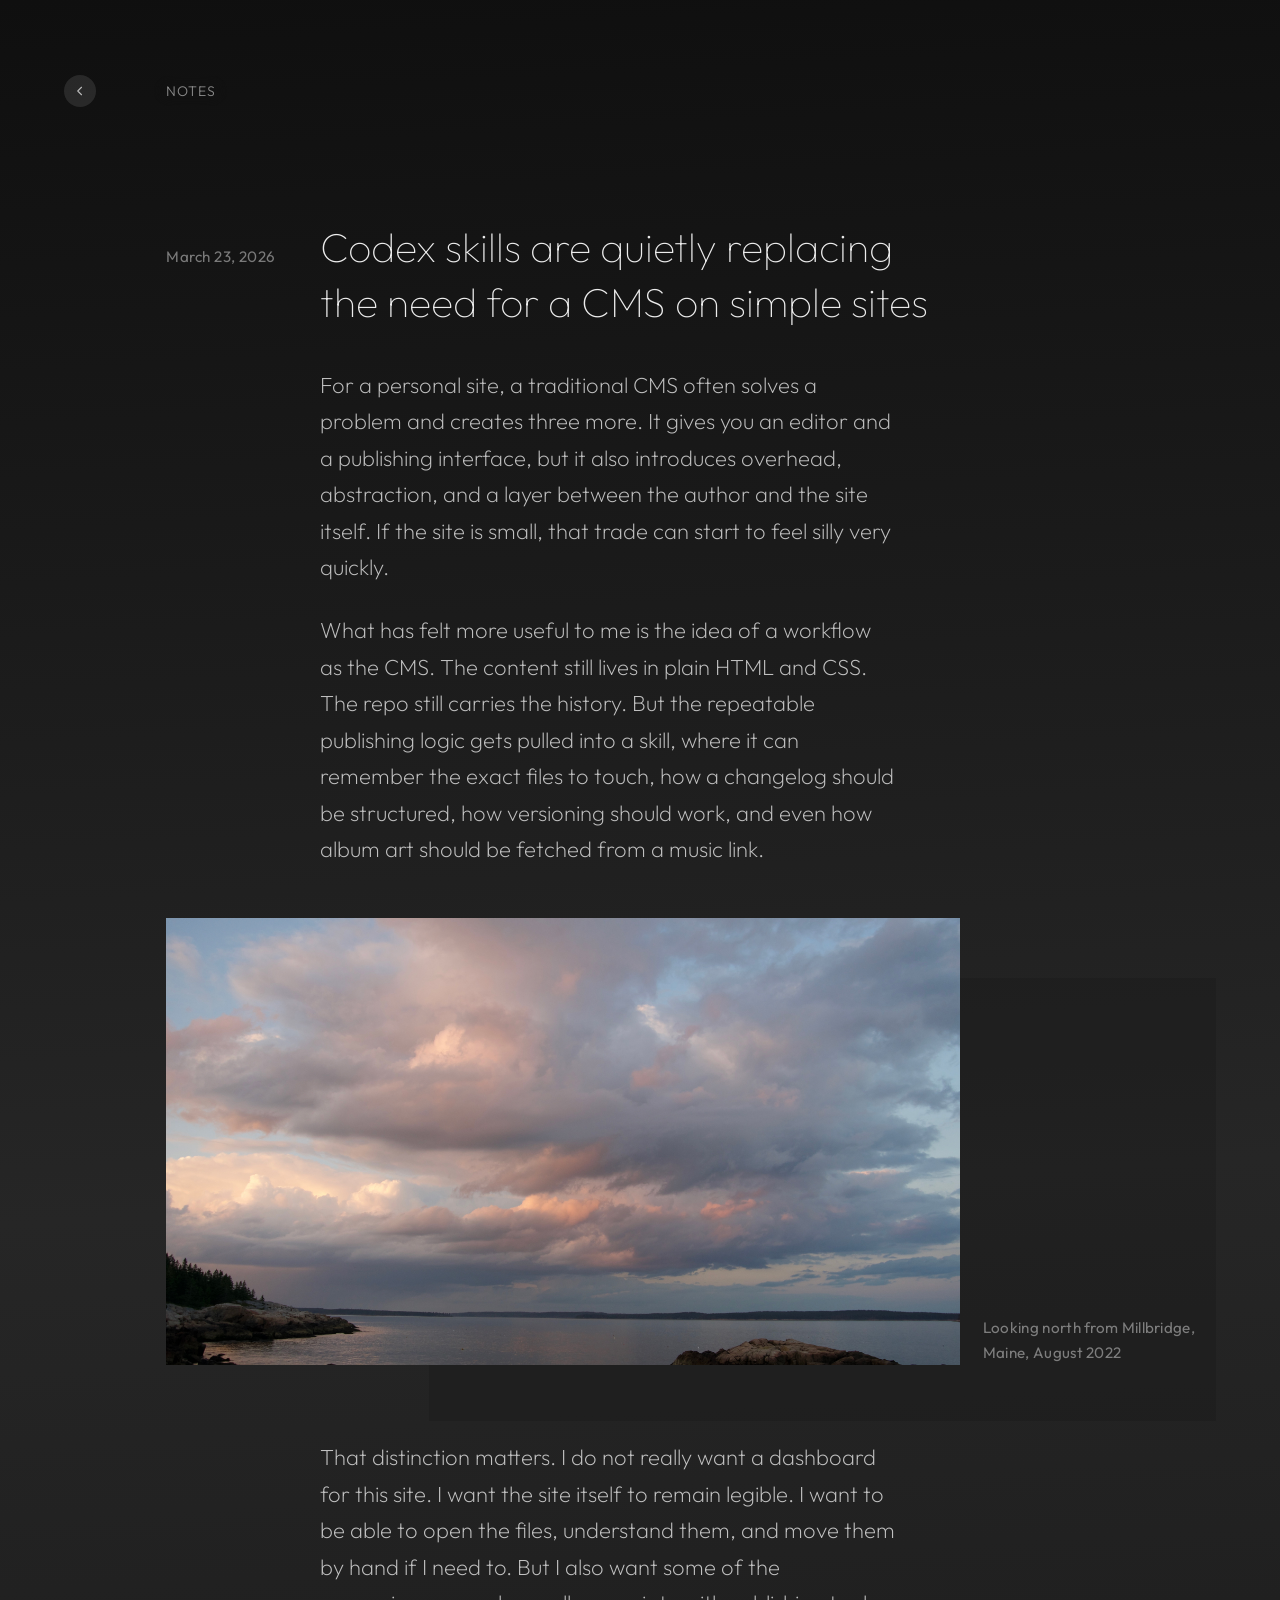
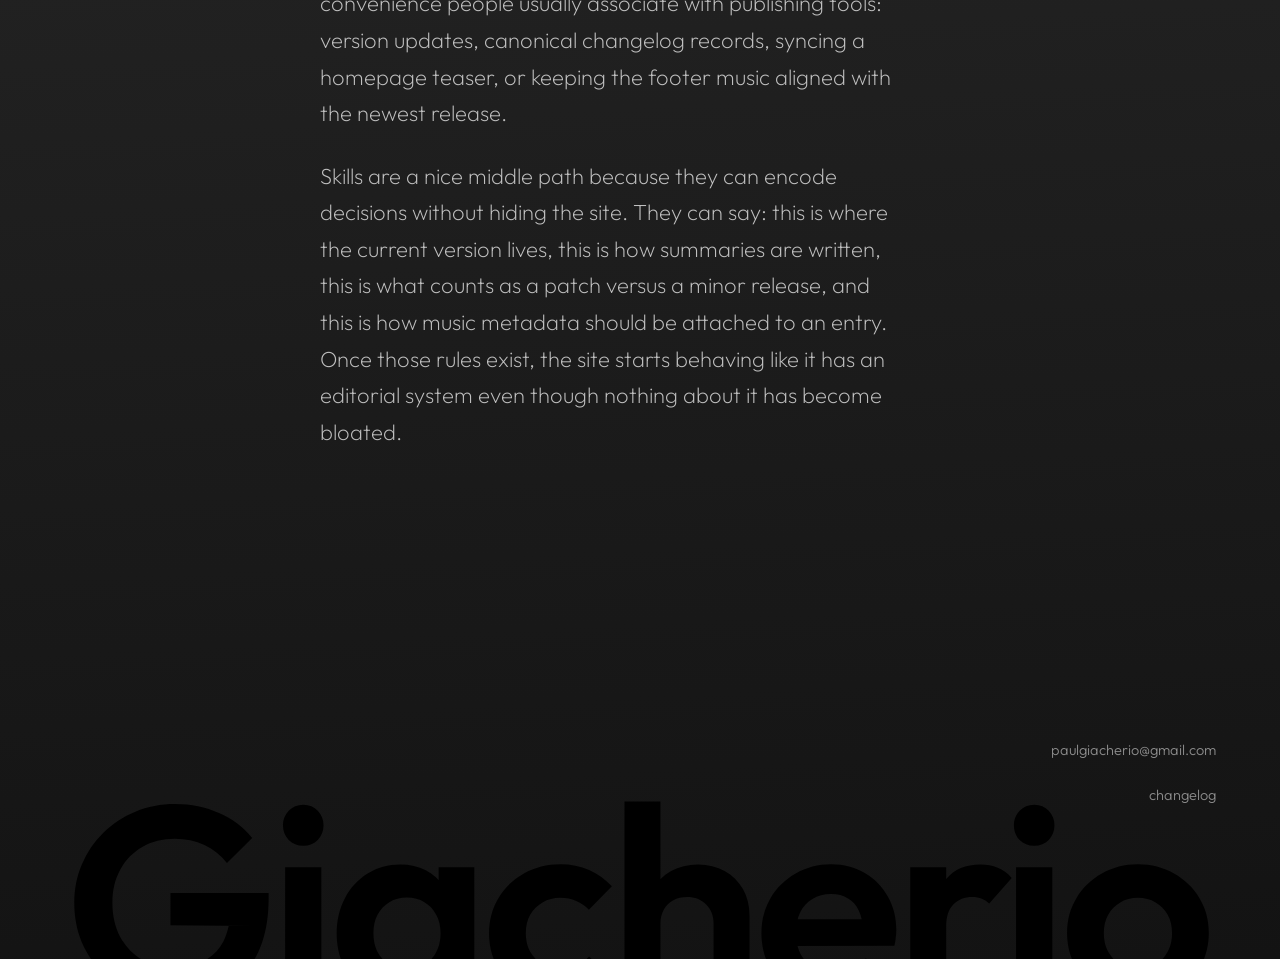
<file: blog.html>
<!DOCTYPE html>
<html lang="en">
<head>
  <meta charset="UTF-8">
  <meta name="viewport" content="width=device-width, initial-scale=1.0">
  <title>Codex Skills vs. CMS Weight — Paul Giacherio</title>
  <link rel="icon" type="image/png" sizes="32x32" href="img/favicon.png">
  <link rel="stylesheet" href="style.css?v=9">
  <link href="https://fonts.googleapis.com/css2?family=Outfit:wght@100;200;300;400;500;600;700;800;900&display=swap" rel="stylesheet">
</head>
<body class="is-loading">
  <a class="skip-link" href="#main-content">Skip to content</a>
  <div class="page page--interior page--blog">
    <header class="stream-header">
      <a href="blogstream.html" class="stream-header__btn" aria-label="Back to Notes">
        <svg class="stream-header__chevron" viewBox="0 0 16 16" fill="none" xmlns="http://www.w3.org/2000/svg" aria-hidden="true">
          <path d="M10 13L5 8L10 3" stroke="currentColor" stroke-width="1.5" stroke-linecap="round" stroke-linejoin="round"/>
        </svg>
      </a>
      <p class="stream-header__title">Notes</p>
    </header>

    <header class="interior-hero interior-hero--blog">
      <h1 class="blog-hero__title">Codex skills are quietly replacing the need for a CMS on simple sites</h1>
      <div class="blog-hero__meta">
        <p>March 23, 2026</p>
      </div>
    </header>

    <main class="interior-main interior-main--blog" id="main-content" tabindex="-1">
      <article class="blog-post" aria-label="Blog post">
        <p class="blog-post__paragraph">For a personal site, a traditional CMS often solves a problem and creates three more. It gives you an editor and a publishing interface, but it also introduces overhead, abstraction, and a layer between the author and the site itself. If the site is small, that trade can start to feel silly very quickly.</p>

        <p class="blog-post__paragraph">What has felt more useful to me is the idea of a workflow as the CMS. The content still lives in plain HTML and CSS. The repo still carries the history. But the repeatable publishing logic gets pulled into a skill, where it can remember the exact files to touch, how a changelog should be structured, how versioning should work, and even how album art should be fetched from a music link.</p>

        <figure class="blog-figure blog-figure--feature">
          <img class="blog-figure__image" src="img/sky.jpg" alt="Looking north from Millbridge, Maine, in August 2022">
          <figcaption class="blog-figure__caption">Looking north from Millbridge, Maine, August 2022</figcaption>
        </figure>

        <p class="blog-post__paragraph">That distinction matters. I do not really want a dashboard for this site. I want the site itself to remain legible. I want to be able to open the files, understand them, and move them by hand if I need to. But I also want some of the convenience people usually associate with publishing tools: version updates, canonical changelog records, syncing a homepage teaser, or keeping the footer music aligned with the newest release.</p>

        <p class="blog-post__paragraph">Skills are a nice middle path because they can encode decisions without hiding the site. They can say: this is where the current version lives, this is how summaries are written, this is what counts as a patch versus a minor release, and this is how music metadata should be attached to an entry. Once those rules exist, the site starts behaving like it has an editorial system even though nothing about it has become bloated.</p>
      </article>
    </main>

    <footer class="site-footer site-footer--interior site-footer--composed">
      <div class="site-footer__meta">
        <p class="site-footer__email"><a class="site-footer__link link-orbit" href="mailto:paulgiacherio@gmail.com">paulgiacherio@gmail.com</a></p>
        <p class="site-footer__changelog"><a class="site-footer__link link-orbit" href="changelog.html">changelog</a></p>
      </div>
      <div class="site-footer__name-wrap">
        <button class="site-footer__name-button" type="button" aria-label="Giacherio pronunciation: Jah-care-ee-oh">
          <img class="site-footer__name" src="img/giacherio-footer-dark.svg" alt="" aria-hidden="true">
          <span class="site-footer__pronunciation" role="tooltip">Jah &bull; <strong>care</strong> &bull; ee &bull; oh</span>
        </button>
      </div>
    </footer>
  </div>
  <script defer src="js/page-transitions.js?v=1"></script>
</body>
</html>
</file>
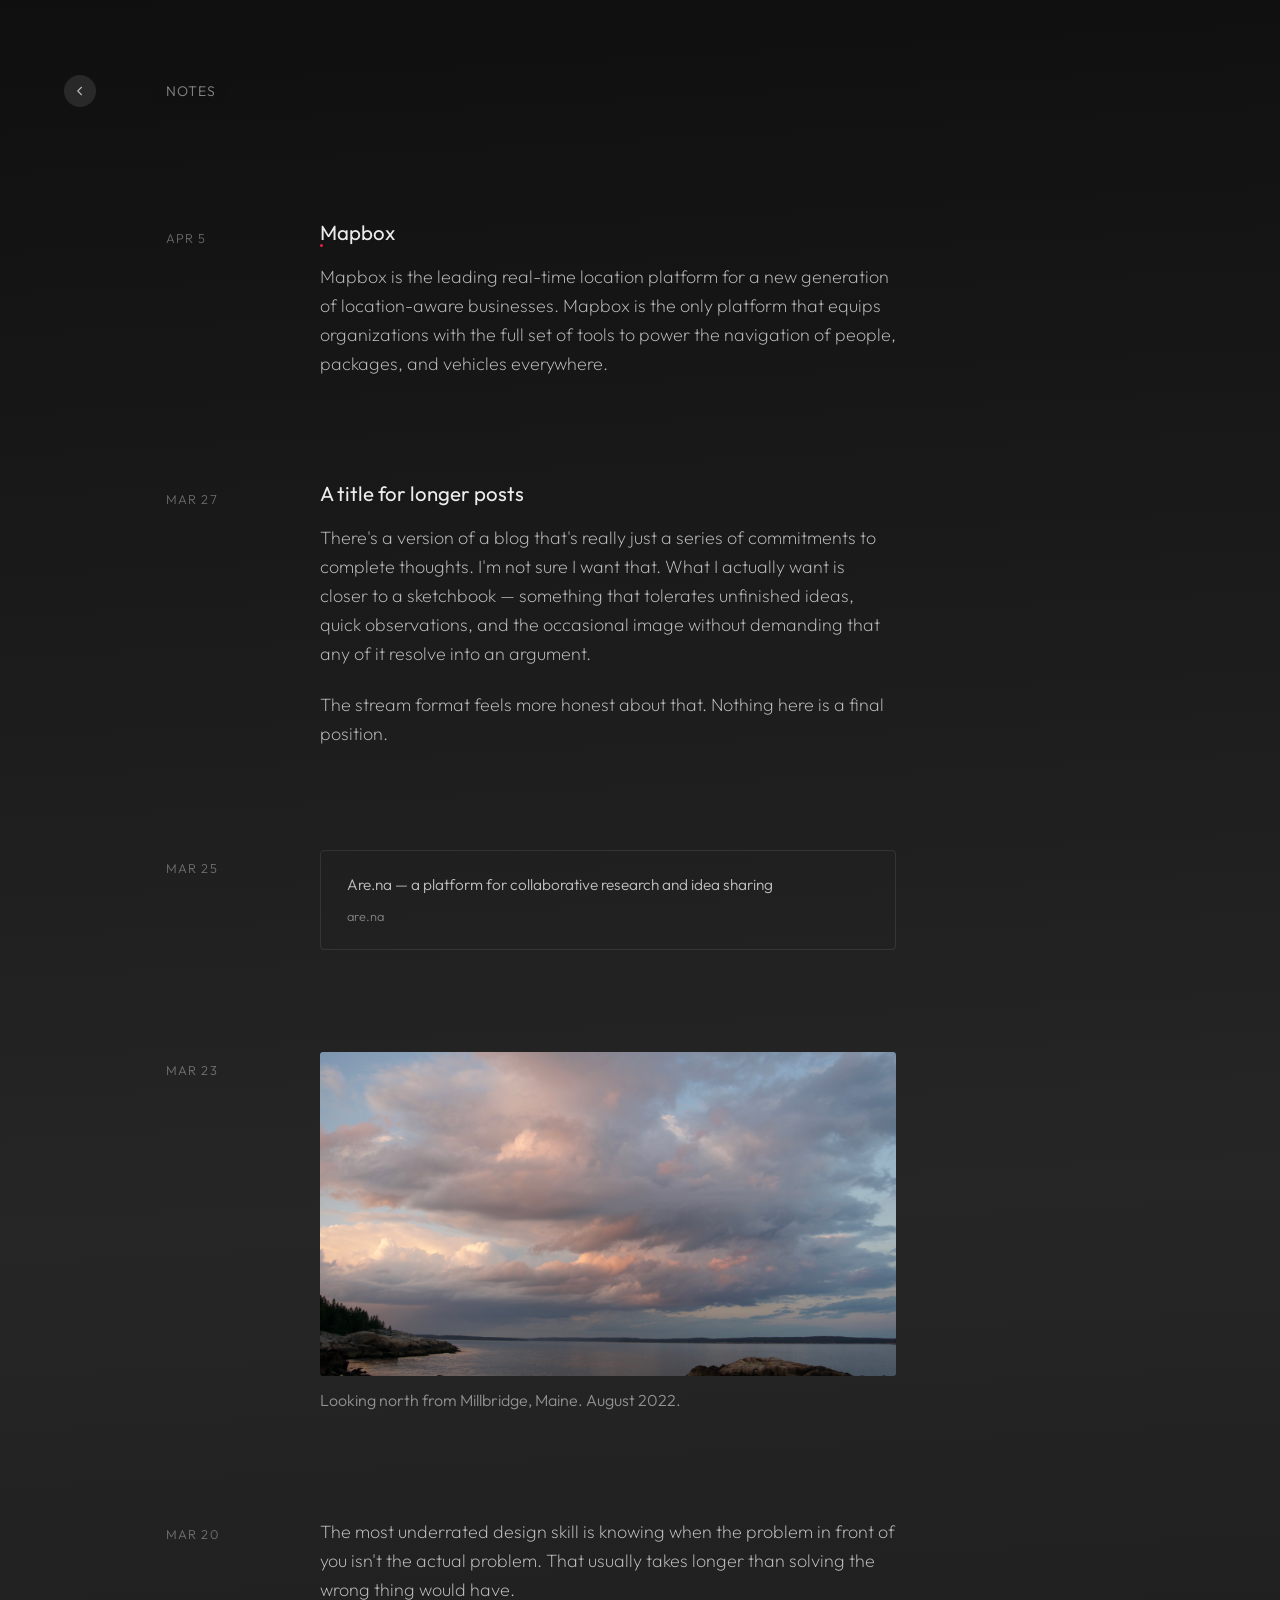
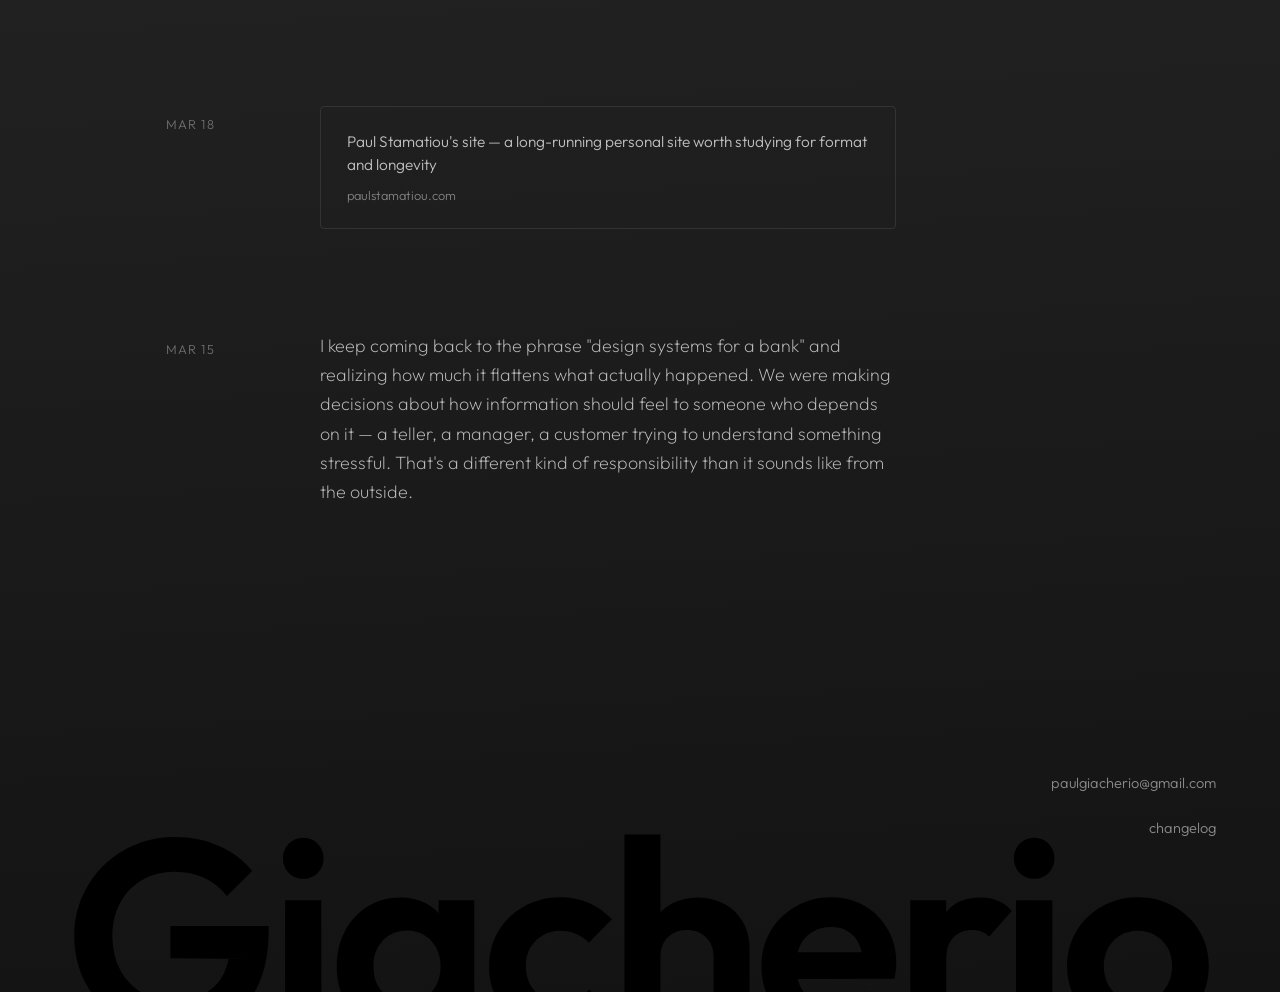
<file: blogstream.html>
<!DOCTYPE html>
<html lang="en">
<head>
  <meta charset="UTF-8">
  <meta name="viewport" content="width=device-width, initial-scale=1.0">
  <title>Stream — Paul Giacherio</title>
  <link rel="icon" type="image/png" sizes="32x32" href="img/favicon.png">
  <link rel="stylesheet" href="style.css?v=10">
  <link href="https://fonts.googleapis.com/css2?family=Outfit:wght@100;200;300;400;500;600;700;800;900&display=swap" rel="stylesheet">
</head>
<body class="is-loading">
  <a class="skip-link" href="#main-content">Skip to content</a>
  <div class="page page--stream">

    <header class="stream-header">
      <a href="index.html" class="stream-header__btn" aria-label="Back to home">
        <svg class="stream-header__chevron" viewBox="0 0 16 16" fill="none" xmlns="http://www.w3.org/2000/svg" aria-hidden="true">
          <path d="M10 13L5 8L10 3" stroke="currentColor" stroke-width="1.5" stroke-linecap="round" stroke-linejoin="round"/>
        </svg>
      </a>
      <h1 class="stream-header__title">Notes</h1>
    </header>

    <main class="stream" id="main-content" tabindex="-1">

      <!-- Text entry -->
      <article class="stream__entry stream__entry--text">
        <div class="stream__meta">
          <time class="stream__time" datetime="2026-04-05">Apr 5</time>
        </div>
        <div class="stream__body">
          <h2 class="stream__title"><a class="link-orbit" href="mapbox.html">Mapbox</a></h2>
          <p class="stream__text">Mapbox is the leading real-time location platform for a new generation of location-aware businesses. Mapbox is the only platform that equips organizations with the full set of tools to power the navigation of people, packages, and vehicles everywhere.</p>
        </div>
      </article>

      <!-- Text entry -->
      <article class="stream__entry stream__entry--text">
        <div class="stream__meta">
          <time class="stream__time" datetime="2026-03-27">Mar 27</time>
        </div>
        <div class="stream__body">
          <h2 class="stream__title">A title for longer posts</h2>
          <p class="stream__text">There's a version of a blog that's really just a series of commitments to complete thoughts. I'm not sure I want that. What I actually want is closer to a sketchbook — something that tolerates unfinished ideas, quick observations, and the occasional image without demanding that any of it resolve into an argument.</p>
          <p class="stream__text">The stream format feels more honest about that. Nothing here is a final position.</p>
        </div>
      </article>

      <!-- Link entry -->
      <article class="stream__entry stream__entry--link">
        <div class="stream__meta">
          <time class="stream__time" datetime="2026-03-25">Mar 25</time>
        </div>
        <div class="stream__body">
          <a href="https://www.are.na" class="stream__link-card" target="_blank" rel="noreferrer">
            <p class="stream__link-title">Are.na — a platform for collaborative research and idea sharing</p>
            <p class="stream__link-source">are.na</p>
          </a>
        </div>
      </article>

      <!-- Image entry -->
      <article class="stream__entry stream__entry--image">
        <div class="stream__meta">
          <time class="stream__time" datetime="2026-03-23">Mar 23</time>
        </div>
        <div class="stream__body">
          <figure class="stream__figure">
            <img class="stream__img" src="img/sky.jpg" alt="Looking north from Millbridge, Maine, in August 2022">
            <figcaption class="stream__caption">Looking north from Millbridge, Maine. August 2022.</figcaption>
          </figure>
        </div>
      </article>

      <!-- Text entry -->
      <article class="stream__entry stream__entry--text">
        <div class="stream__meta">
          <time class="stream__time" datetime="2026-03-20">Mar 20</time>
        </div>
        <div class="stream__body">
          <p class="stream__text">The most underrated design skill is knowing when the problem in front of you isn't the actual problem. That usually takes longer than solving the wrong thing would have.</p>
        </div>
      </article>

      <!-- Link entry -->
      <article class="stream__entry stream__entry--link">
        <div class="stream__meta">
          <time class="stream__time" datetime="2026-03-18">Mar 18</time>
        </div>
        <div class="stream__body">
          <a href="https://paulstamatiou.com" class="stream__link-card" target="_blank" rel="noreferrer">
            <p class="stream__link-title">Paul Stamatiou's site — a long-running personal site worth studying for format and longevity</p>
            <p class="stream__link-source">paulstamatiou.com</p>
          </a>
        </div>
      </article>

      <!-- Text entry -->
      <article class="stream__entry stream__entry--text">
        <div class="stream__meta">
          <time class="stream__time" datetime="2026-03-15">Mar 15</time>
        </div>
        <div class="stream__body">
          <p class="stream__text">I keep coming back to the phrase "design systems for a bank" and realizing how much it flattens what actually happened. We were making decisions about how information should feel to someone who depends on it — a teller, a manager, a customer trying to understand something stressful. That's a different kind of responsibility than it sounds like from the outside.</p>
        </div>
      </article>

    </main>

    <footer class="site-footer site-footer--interior site-footer--composed">
      <div class="site-footer__meta">
        <p class="site-footer__email"><a class="site-footer__link link-orbit" href="mailto:paulgiacherio@gmail.com">paulgiacherio@gmail.com</a></p>
        <p class="site-footer__changelog"><a class="site-footer__link link-orbit" href="changelog.html">changelog</a></p>
      </div>
      <div class="site-footer__name-wrap">
        <button class="site-footer__name-button" type="button" aria-label="Giacherio pronunciation: Jah-care-ee-oh">
          <img class="site-footer__name" src="img/giacherio-footer-dark.svg" alt="" aria-hidden="true">
          <span class="site-footer__pronunciation" role="tooltip">Jah &bull; <strong>care</strong> &bull; ee &bull; oh</span>
        </button>
      </div>
    </footer>

  </div>


  <script defer src="js/page-transitions.js?v=1"></script>
</body>
</html>
</file>
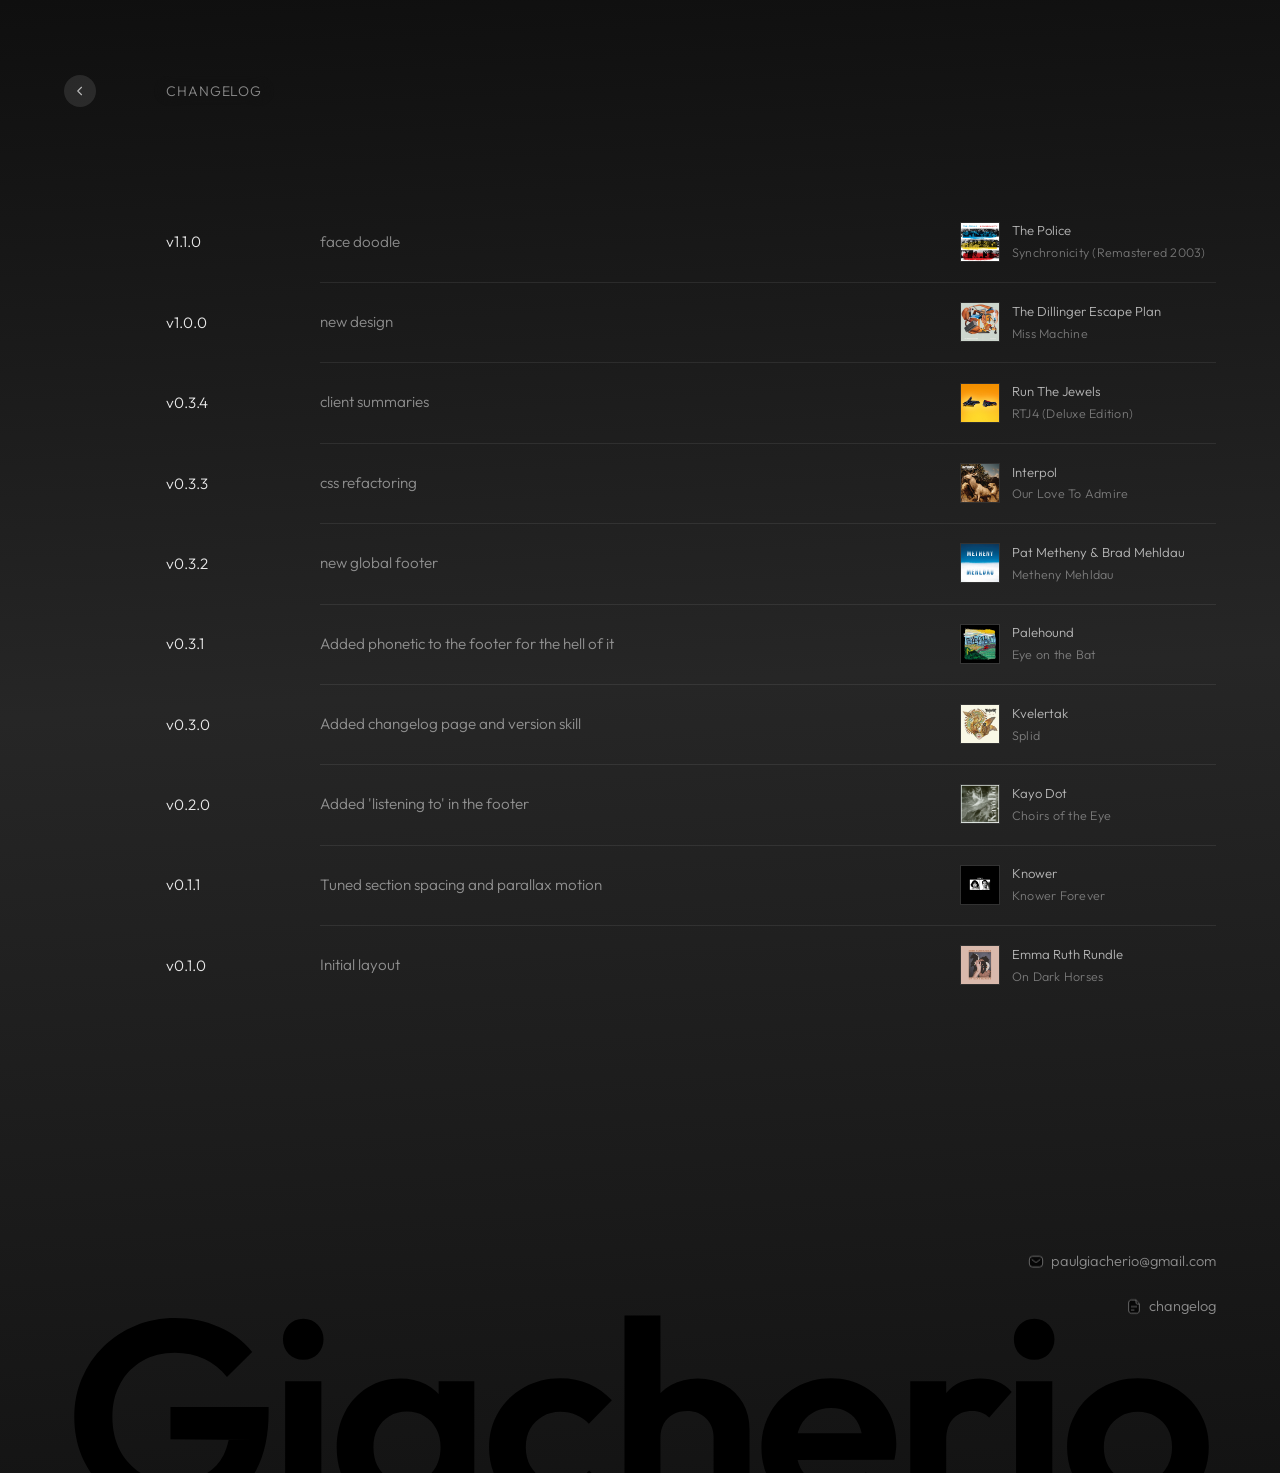
<file: changelog.html>
<!DOCTYPE html>
<html lang="en">
<head>
  <meta charset="UTF-8">
  <meta name="viewport" content="width=device-width, initial-scale=1.0">
  <title>Changelog — Paul Giacherio</title>
  <link rel="icon" type="image/png" sizes="32x32" href="img/favicon.png">
  <link rel="stylesheet" href="style.css?v=11">
  <link href="https://fonts.googleapis.com/css2?family=Outfit:wght@100;200;300;400;500;600;700;800;900&display=swap" rel="stylesheet">
</head>
<body class="is-loading">
  <a class="skip-link" href="#main-content">Skip to content</a>
  <div class="page page--stream page--changelog">
    <header class="stream-header">
      <a href="index.html" class="stream-header__btn" aria-label="Back to home">
        <svg class="stream-header__chevron" viewBox="0 0 16 16" fill="none" xmlns="http://www.w3.org/2000/svg" aria-hidden="true">
          <path d="M10 13L5 8L10 3" stroke="currentColor" stroke-width="1.5" stroke-linecap="round" stroke-linejoin="round"/>
        </svg>
      </a>
      <h1 class="stream-header__title">Changelog</h1>
    </header>

    <main class="changelog-page" id="main-content" tabindex="-1">
      <section class="changelog changelog--page" aria-label="Changelog entries">
        <div class="changelog__list">
          <article class="changelog__entry">
            <p class="changelog__version">v1.1.0</p>
            <p class="changelog__description">face doodle</p>
            <div class="changelog__listening">
              <a class="changelog__listening-link" href="https://music.apple.com/us/album/synchronicity-remastered-2003/1440673959" target="_blank" rel="noreferrer">
                <img class="changelog__art" src="img/synchronicity-remastered-2003.jpg" alt="Album art for Synchronicity (Remastered 2003) by The Police">
                <span class="changelog__listening-copy">
                  <span class="changelog__artist">The Police</span>
                  <span class="changelog__record">Synchronicity (Remastered 2003)</span>
                </span>
              </a>
            </div>
          </article>
          <article class="changelog__entry">
            <p class="changelog__version">v1.0.0</p>
            <p class="changelog__description">new design</p>
            <div class="changelog__listening">
              <a class="changelog__listening-link" href="https://music.apple.com/us/album/miss-machine/65885064" target="_blank" rel="noreferrer">
                <img class="changelog__art" src="img/miss-machine.jpg" alt="Album art for Miss Machine by The Dillinger Escape Plan">
                <span class="changelog__listening-copy">
                  <span class="changelog__artist">The Dillinger Escape Plan</span>
                  <span class="changelog__record">Miss Machine</span>
                </span>
              </a>
            </div>
          </article>
          <article class="changelog__entry">
            <p class="changelog__version">v0.3.4</p>
            <p class="changelog__description">client summaries</p>
            <div class="changelog__listening">
              <a class="changelog__listening-link" href="https://music.apple.com/us/album/rtj4-deluxe-edition/1585790221" target="_blank" rel="noreferrer">
                <img class="changelog__art" src="img/rtj4-deluxe-edition.jpg" alt="Album art for RTJ4 (Deluxe Edition) by Run The Jewels">
                <span class="changelog__listening-copy">
                  <span class="changelog__artist">Run The Jewels</span>
                  <span class="changelog__record">RTJ4 (Deluxe Edition)</span>
                </span>
              </a>
            </div>
          </article>
          <article class="changelog__entry">
            <p class="changelog__version">v0.3.3</p>
            <p class="changelog__description">css refactoring</p>
            <div class="changelog__listening">
              <a class="changelog__listening-link" href="https://music.apple.com/us/album/our-love-to-admire/1645063607" target="_blank" rel="noreferrer">
                <img class="changelog__art" src="img/our-love-to-admire.jpg" alt="Album art for Our Love To Admire by Interpol">
                <span class="changelog__listening-copy">
                  <span class="changelog__artist">Interpol</span>
                  <span class="changelog__record">Our Love To Admire</span>
                </span>
              </a>
            </div>
          </article>
          <article class="changelog__entry">
            <p class="changelog__version">v0.3.2</p>
            <p class="changelog__description">new global footer</p>
            <div class="changelog__listening">
              <a class="changelog__listening-link" href="https://music.apple.com/us/album/metheny-mehldau/1445738902" target="_blank" rel="noreferrer">
                <img class="changelog__art" src="img/metheny-mehldau.jpg" alt="Album art for Metheny Mehldau by Pat Metheny and Brad Mehldau">
                <span class="changelog__listening-copy">
                  <span class="changelog__artist">Pat Metheny &amp; Brad Mehldau</span>
                  <span class="changelog__record">Metheny Mehldau</span>
                </span>
              </a>
            </div>
          </article>
          <article class="changelog__entry">
            <p class="changelog__version">v0.3.1</p>
            <p class="changelog__description">Added phonetic to the footer for the hell of it</p>
            <div class="changelog__listening">
              <a class="changelog__listening-link" href="https://music.apple.com/us/album/eye-on-the-bat/1676686618" target="_blank" rel="noreferrer">
                <img class="changelog__art" src="img/eye-on-the-bat.jpg" alt="Album art for Eye on the Bat by Palehound">
                <span class="changelog__listening-copy">
                  <span class="changelog__artist">Palehound</span>
                  <span class="changelog__record">Eye on the Bat</span>
                </span>
              </a>
            </div>
          </article>
          <article class="changelog__entry">
            <p class="changelog__version">v0.3.0</p>
            <p class="changelog__description">Added changelog page and version skill</p>
            <div class="changelog__listening">
              <a class="changelog__listening-link" href="https://music.apple.com/us/album/splid/1494048950" target="_blank" rel="noreferrer">
                <img class="changelog__art" src="img/splid.jpg" alt="Album art for Splid by Kvelertak">
                <span class="changelog__listening-copy">
                  <span class="changelog__artist">Kvelertak</span>
                  <span class="changelog__record">Splid</span>
                </span>
              </a>
            </div>
          </article>
          <article class="changelog__entry">
            <p class="changelog__version">v0.2.0</p>
            <p class="changelog__description">Added 'listening to' in the footer</p>
            <div class="changelog__listening">
              <a class="changelog__listening-link" href="https://music.apple.com/us/album/choirs-of-the-eye/1189391817" target="_blank" rel="noreferrer">
                <img class="changelog__art" src="img/kayo_dot.jpg" alt="Album art for Choirs of the Eye">
                <span class="changelog__listening-copy">
                  <span class="changelog__artist">Kayo Dot</span>
                  <span class="changelog__record">Choirs of the Eye</span>
                </span>
              </a>
            </div>
          </article>
          <article class="changelog__entry">
            <p class="changelog__version">v0.1.1</p>
            <p class="changelog__description">Tuned section spacing and parallax motion</p>
            <div class="changelog__listening">
              <a class="changelog__listening-link" href="https://music.apple.com/us/album/knower-forever/1704417175" target="_blank" rel="noreferrer">
                <img class="changelog__art" src="img/knower-forever.jpg" alt="Album art for Knower Forever by Knower">
                <span class="changelog__listening-copy">
                  <span class="changelog__artist">Knower</span>
                  <span class="changelog__record">Knower Forever</span>
                </span>
              </a>
            </div>
          </article>
          <article class="changelog__entry">
            <p class="changelog__version">v0.1.0</p>
            <p class="changelog__description">Initial layout</p>
            <div class="changelog__listening">
              <a class="changelog__listening-link" href="https://music.apple.com/us/album/on-dark-horses/1808576286" target="_blank" rel="noreferrer">
                <img class="changelog__art" src="img/on-dark-horses.jpg" alt="Album art for On Dark Horses by Emma Ruth Rundle">
                <span class="changelog__listening-copy">
                  <span class="changelog__artist">Emma Ruth Rundle</span>
                  <span class="changelog__record">On Dark Horses</span>
                </span>
              </a>
            </div>
          </article>
        </div>
      </section>
    </main>

    <footer class="site-footer site-footer--interior site-footer--composed">
      <div class="site-footer__meta">
        <p class="site-footer__email">
          <a class="site-footer__link" href="mailto:paulgiacherio@gmail.com">
            <svg class="site-footer__link-icon" viewBox="0 0 24 24" aria-hidden="true" focusable="false">
              <rect x="2" y="4" width="20" height="16" rx="5" stroke="currentColor" stroke-width="1.5"/>
              <path d="M6 9L10.8 12.6C11.5111 13.1333 12.4889 13.1333 13.2 12.6L18 9" stroke="currentColor" stroke-width="1.5" stroke-linecap="round" stroke-linejoin="round"/>
            </svg>
            <span>paulgiacherio@gmail.com</span>
          </a>
        </p>
        <p class="site-footer__changelog">
          <a class="site-footer__link" href="changelog.html">
            <svg class="site-footer__link-icon" viewBox="0 0 24 24" aria-hidden="true" focusable="false">
              <path d="M4 6C4 3.79086 5.79086 2 8 2H14.0633C14.6568 2 15.2197 2.26365 15.5997 2.71963L19.5364 7.44373C19.836 7.80316 20 8.25623 20 8.7241V18C20 20.2091 18.2091 22 16 22H8C5.79086 22 4 20.2091 4 18V6Z" stroke="currentColor" stroke-width="1.5"/>
              <path d="M15 2.5V6C15 7.10457 15.8954 8 17 8H19.5" stroke="currentColor" stroke-width="1.5" stroke-linecap="round"/>
              <path d="M8 12H16" stroke="currentColor" stroke-width="1.5" stroke-linecap="round"/>
              <path d="M8 17H12" stroke="currentColor" stroke-width="1.5" stroke-linecap="round"/>
            </svg>
            <span>changelog</span>
          </a>
        </p>
      </div>
      <div class="site-footer__name-wrap">
        <button class="site-footer__name-button" type="button" aria-label="Giacherio pronunciation: Jah-care-ee-oh">
          <img class="site-footer__name" src="img/giacherio-footer-dark.svg" alt="" aria-hidden="true">
          <span class="site-footer__pronunciation" role="tooltip">Jah &bull; <strong>care</strong> &bull; ee &bull; oh</span>
        </button>
      </div>
    </footer>
  </div>
  <script defer src="js/page-transitions.js?v=1"></script>
</body>
</html>
</file>
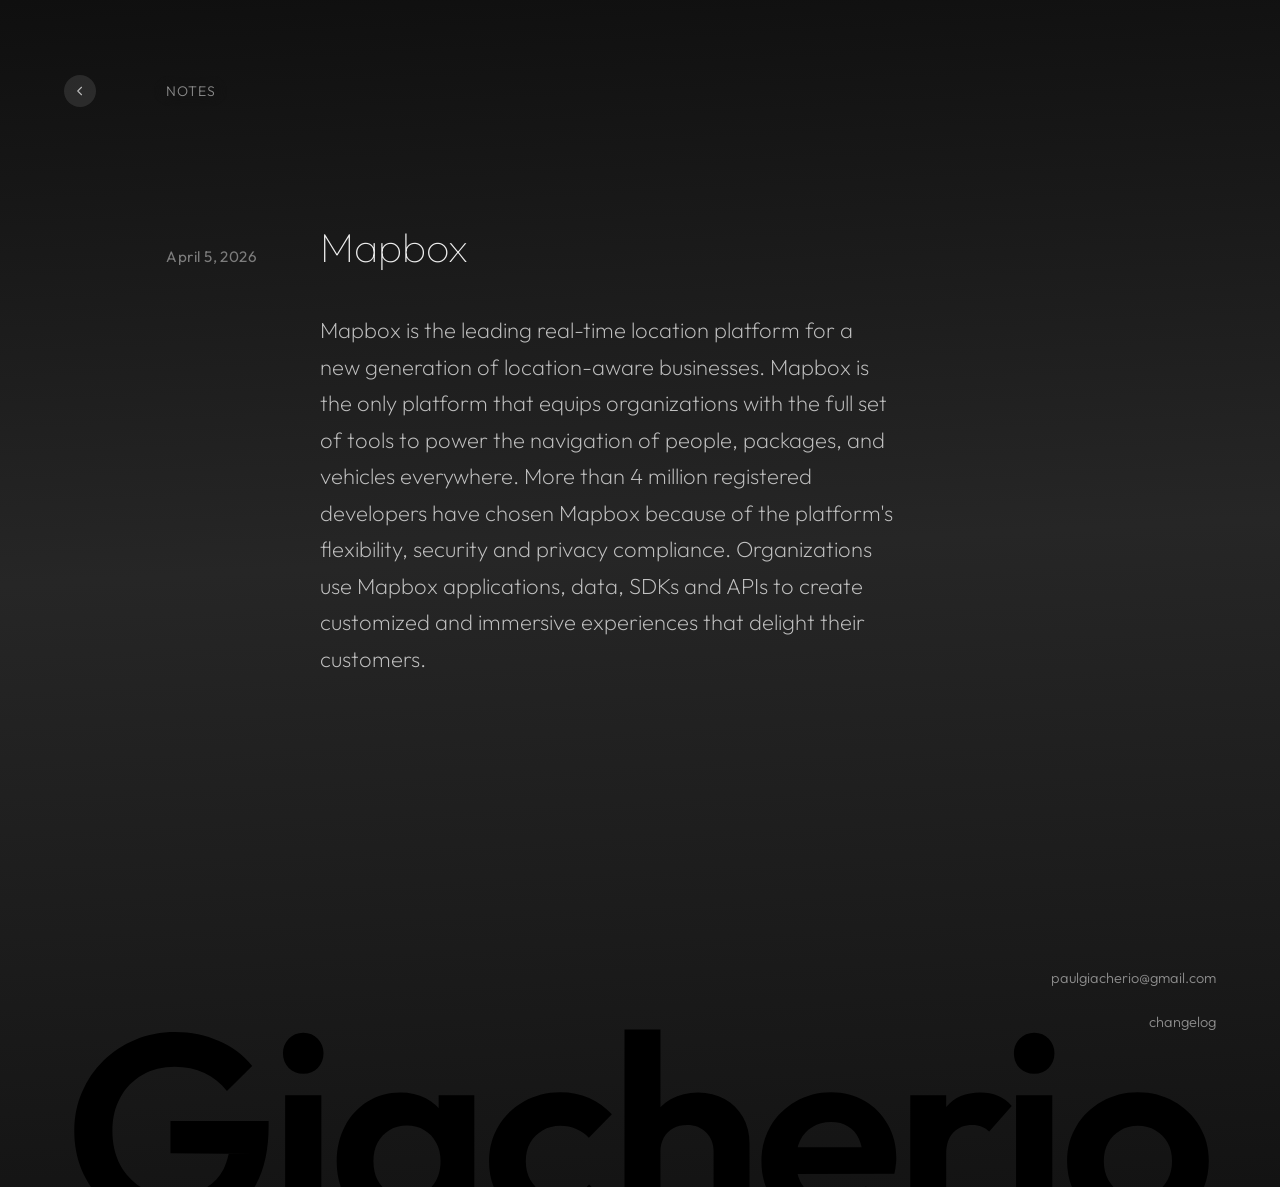
<file: mapbox.html>
<!DOCTYPE html>
<html lang="en">
<head>
  <meta charset="UTF-8">
  <meta name="viewport" content="width=device-width, initial-scale=1.0">
  <title>Mapbox — Paul Giacherio</title>
  <link rel="icon" type="image/png" sizes="32x32" href="img/favicon.png">
  <link rel="stylesheet" href="style.css?v=9">
  <link href="https://fonts.googleapis.com/css2?family=Outfit:wght@100;200;300;400;500;600;700;800;900&display=swap" rel="stylesheet">
</head>
<body class="is-loading">
  <a class="skip-link" href="#main-content">Skip to content</a>
  <div class="page page--interior page--blog">
    <header class="stream-header">
      <a href="blogstream.html" class="stream-header__btn" aria-label="Back to Notes">
        <svg class="stream-header__chevron" viewBox="0 0 16 16" fill="none" xmlns="http://www.w3.org/2000/svg" aria-hidden="true">
          <path d="M10 13L5 8L10 3" stroke="currentColor" stroke-width="1.5" stroke-linecap="round" stroke-linejoin="round"/>
        </svg>
      </a>
      <p class="stream-header__title">Notes</p>
    </header>

    <header class="interior-hero interior-hero--blog">
      <h1 class="blog-hero__title">Mapbox</h1>
      <div class="blog-hero__meta">
        <p>April 5, 2026</p>
      </div>
    </header>

    <main class="interior-main interior-main--blog" id="main-content" tabindex="-1">
      <article class="blog-post" aria-label="Blog post">
        <p class="blog-post__paragraph">Mapbox is the leading real-time location platform for a new generation of location-aware businesses. Mapbox is the only platform that equips organizations with the full set of tools to power the navigation of people, packages, and vehicles everywhere. More than 4 million registered developers have chosen Mapbox because of the platform's flexibility, security and privacy compliance. Organizations use Mapbox applications, data, SDKs and APIs to create customized and immersive experiences that delight their customers.</p>
      </article>
    </main>

    <footer class="site-footer site-footer--interior site-footer--composed">
      <div class="site-footer__meta">
        <p class="site-footer__email"><a class="site-footer__link link-orbit" href="mailto:paulgiacherio@gmail.com">paulgiacherio@gmail.com</a></p>
        <p class="site-footer__changelog"><a class="site-footer__link link-orbit" href="changelog.html">changelog</a></p>
      </div>
      <div class="site-footer__name-wrap">
        <button class="site-footer__name-button" type="button" aria-label="Giacherio pronunciation: Jah-care-ee-oh">
          <img class="site-footer__name" src="img/giacherio-footer-dark.svg" alt="" aria-hidden="true">
          <span class="site-footer__pronunciation" role="tooltip">Jah &bull; <strong>care</strong> &bull; ee &bull; oh</span>
        </button>
      </div>
    </footer>
  </div>
  <script defer src="js/page-transitions.js?v=1"></script>
</body>
</html>
</file>
<file: style.css>
/* ============================================================
   paulgiacherio.com — style.css
   ============================================================ */


/* ------------------------------------------------------------
   1. Custom Properties
   ------------------------------------------------------------ */

:root {
  /* Golden ratio (φ ≈ 1.618) */
  --phi:     1.618;
  --phi-inv: 0.618;

  /* Spacing scale (golden-ratio based) */
  --space-unit: clamp(0.5rem, 1.5vw, 1rem);
  --space-1: var(--space-unit);
  --space-2: calc(var(--space-unit) * var(--phi));
  --space-3: calc(var(--space-unit) * var(--phi) * var(--phi));
  --space-4: calc(var(--space-unit) * var(--phi) * var(--phi) * var(--phi));

  /* Row unit: targets 1/12 viewport height, clamped for extreme aspect ratios */
  --row-unit: clamp(60px, calc(100vh / 12), 100px);

  /* 9-column layout — shared by all section grids */
  --page-columns: [c1] 5% [c2] 8% [c3] 12% [c4] 25% [c5] 25% [c6] 12% [c7] 8% [c8] 5% [c9];

  /* Colors */
  --bg:            #171717;
  --page-bg:       linear-gradient(177deg, #0F0F0F 0.04%, #262626 46.62%, #131313 99.92%), #171717;
  --accent-gradient: linear-gradient(93deg, #FF1CB7 2.22%, #FE262A 57.93%);
  --accent-gradient-start: #FF1CB7;
  --accent-gradient-end:   #FE262A;
  --footer-bg:     #0c0c0c;

  /* Index text scale, codified from the role table */
  --text-display:  #fff;
  --text-strong:   rgba(255, 255, 255, 0.9);
  --text-medium:   rgba(255, 255, 255, 0.68);
  --text-soft:     rgba(255, 255, 255, 0.5);
  --text-faint:    rgba(255, 255, 255, 0.4);
  --text-label:    #8c8c8c;
  --text-inactive: #373737;

  /* Index surfaces and states */
  --surface-panel: rgba(0, 0, 0, 0.1);
  --surface-card:  rgba(0, 0, 0, 0.15);
  --surface-faint: rgba(255, 255, 255, 0.02);
  --surface-ghost: rgba(38, 38, 38, 0.38);
  --surface-overlay: rgba(25, 25, 25, 0.92);
  --surface-tooltip: rgba(25, 25, 25, 0.82);
  --surface-tooltip-strong: rgba(27, 27, 27, 0.88);
  --surface-control: rgba(255, 255, 255, 0.1);
  --surface-control-hover: rgba(255, 255, 255, 0.18);
  --border-subtle: rgba(255, 255, 255, 0.08);
  --border-soft:   rgba(255, 255, 255, 0.16);
  --focus-ring:    rgba(232, 232, 232, 0.75);
  --focus-ring-soft: rgba(232, 232, 232, 0.42);

  /* Legacy aliases */
  --text:          #e8e8e8;
  --text-muted:    #888;
  --color-heading: var(--text-display);
  --color-label:   var(--text-label);
}


/* ------------------------------------------------------------
   2. Reset
   ------------------------------------------------------------ */

*,
*::before,
*::after {
  box-sizing: border-box;
  margin: 0;
  padding: 0;
}

h1, h2, h3, h4, h5, h6, p, ul, ol, li, figure, figcaption, blockquote {
  margin: 0;
  padding: 0;
}

ul, ol {
  list-style: none;
}

img {
  max-width: 100%;
  height: auto;
  display: block;
}


/* ------------------------------------------------------------
   3. Base Styles
   ------------------------------------------------------------ */

html {
  -webkit-text-size-adjust: 100%;
  min-height: 100%;
  background: var(--bg);
}

body {
  background: var(--page-bg);
  color: var(--text-muted);
  font-family: 'Outfit', sans-serif;
  font-weight: 400;
  line-height: 1.6;
  min-height: 100vh;
  opacity: 1;
  transition: opacity 0.28s ease;
}

.page {
  transform: translate3d(0, 0, 0);
  transition: transform 0.28s ease;
}

body.is-loading:not(.is-ready) {
  opacity: 0;
}

body.is-exiting {
  opacity: 0;
}

body.is-loading:not(.is-ready) .page {
  transform: translate3d(0, 10px, 0);
}

body.is-exiting .page {
  transform: translate3d(0, 8px, 0);
}

/* Skip link */
.skip-link {
  position: absolute;
  top: 0.75rem;
  left: 0.75rem;
  z-index: 100;
  padding: 0.6rem 0.8rem;
  background: var(--surface-overlay);
  color: var(--text);
  text-decoration: none;
  border: 1px solid var(--border-soft);
  transform: translateY(-140%);
  transition: transform 0.2s ease;
}

.skip-link:focus {
  transform: translateY(0);
}

/* Links */
a {
  color: var(--text-muted);
  text-decoration: underline dotted;
  transition: color 0.2s ease;
}

a:hover {
  color: var(--text);
}

a:focus-visible {
  outline: 2px solid var(--focus-ring);
  outline-offset: 4px;
}


/* ------------------------------------------------------------
   4. Page wrapper + section grid pattern
   ------------------------------------------------------------ */

/*
  Column lines: c1 | c2 | c3 | c4 | c5 | c6 | c7 | c8 | c9
  Each section that needs the 9-col grid uses:
    grid-template-columns: var(--page-columns)
  Row heights within each section use var(--row-unit), which targets 1/12 vh within practical bounds.
*/

/* Max-width wrapper only — no grid, no rows */
.page {
  width: min(100%, 1600px);
  margin-inline: auto;
}

/* Interior pages need their own grid since they don't use hero/sections */
.page--interior {
  display: grid;
  grid-template-columns: var(--page-columns);
  min-height: 100vh;
  row-gap: calc(var(--row-unit) * 1.5);
}

.page--blog {
  display: grid;
  grid-template-columns: var(--page-columns);
  row-gap: 0;
  min-height: 100vh;
}

/* Home page content sections — each a full-width 9-col grid */
.page-sections {
  display: grid;
  grid-template-columns: var(--page-columns);
  align-content: start;
}

/* Interior page layout */
.interior-hero {
  grid-column: 1 / 9;
  display: grid;
  grid-template-columns: var(--page-columns);
  padding-top: calc(var(--row-unit) * 2);
}

.interior-hero__title {
  grid-column: 2 / 5;
  font-size: clamp(2.25rem, 3.2vw, 3.5rem);
  line-height: 1.33;
  font-weight: 100;
  color: var(--color-heading);
}

.interior-main {
  grid-column: 1 / 9;
  display: grid;
  grid-template-columns: var(--page-columns);
  align-content: start;
}


/* ------------------------------------------------------------
   5. Hero (Home)
   ------------------------------------------------------------ */

.hero {
  display: grid;
  grid-template-columns: var(--page-columns);
  grid-template-rows: repeat(15, var(--row-unit));
  transform: translate3d(0, var(--hero-offset, 0px), 0);
  will-change: transform;
}

.hero__text {
  display: contents;
}


.hero__intro {
  display: contents;
}

.hero__intro-name {
  grid-column: c3 / c6;
  grid-row: 4;
  position: relative;
  z-index: 2;
  align-self: start;
  font-size: clamp(1.25rem, 1.8vw, 2.15rem);
  font-weight: 100;
  line-height: 1.2;
  color: var(--text-soft);
}

.hero__intro-last {
  white-space: nowrap;
  pointer-events: auto;
}

.hero__intro-last.is-typing::after {
  content: "";
  display: inline-block;
  width: 1px;
  height: 0.9em;
  margin-inline-start: 0.12em;
  background: currentColor;
  transform: translateY(0.08em);
}

.hero__intro-last.is-phonetic {
  background: var(--accent-gradient);
  -webkit-background-clip: text;
  background-clip: text;
  color: transparent;
  font-weight: 200;
  -webkit-text-fill-color: transparent;
}

.hero__intro-last.is-phonetic::after {
  background: linear-gradient(180deg, var(--accent-gradient-start), var(--accent-gradient-end));
}

.hero__intro-title {
  grid-column: c3 / c6;
  grid-row: 5;
  position: relative;
  z-index: 2;
  pointer-events: none;
  align-self: start;
  font-size: clamp(2.5rem, 5.4vw, 6.25rem);
  font-weight: 200;
  line-height: 1.12;
  color: var(--color-heading);
}

.hero__version {
  grid-column: 7;
  grid-row: 2;
  position: relative;
  z-index: 2;
  font-size: 1rem;
  font-weight: 200;
  letter-spacing: 0.1em;
  color: var(--text-faint);
  writing-mode: vertical-rl;
  white-space: nowrap;
}


/* ------------------------------------------------------------
   6. Parallax
   ------------------------------------------------------------ */

.parallax-layer {
  --parallax-offset: 0px;
  will-change: transform;
}


/* ------------------------------------------------------------
   7. Glamour (Photo)
   ------------------------------------------------------------ */

.glamour {
  --glamour-control-inset: clamp(0.85rem, 1.5vw, 1.4rem);
  --glamour-control-size: 1.5rem;
  --glamour-control-rest-offset: 0.25rem;

  grid-column: 4 / 8;
  grid-row: 7 / 16;
  position: relative;
  transform: translate3d(0, var(--glamour-offset, 0px), 0);
  will-change: transform;
  overflow: hidden;
  border-radius: 4px;
}

.glamour__image {
  position: absolute;
  inset: 0;
  display: block;
  width: 100%;
  height: 100%;
  object-fit: cover;
  object-position: center;
  opacity: 0.8;
}

.glamour__doodle-canvas {
  position: absolute;
  inset: 0;
  z-index: 1;
  display: block;
  width: 100%;
  height: 100%;
  touch-action: none;
  cursor: url("data:image/svg+xml,%3Csvg width='32' height='32' viewBox='0 0 32 32' xmlns='http://www.w3.org/2000/svg'%3E%3Cg transform='rotate(35 16 16)'%3E%3Cpath d='M14 4h4l1 18-3 5-3-5 1-18Z' fill='%23f2f2f2'/%3E%3Cpath d='M14 4h4l.2 4h-4.4L14 4Z' fill='%23FF1CB7'/%3E%3Cpath d='M13 22h6l-3 5-3-5Z' fill='%23FE262A'/%3E%3Cpath d='M14 4h4l1 18-3 5-3-5 1-18Z' fill='none' stroke='%23171717' stroke-width='1.4'/%3E%3C/g%3E%3C/svg%3E") 10 25, crosshair;
}

.glamour__doodle-tools {
  position: absolute;
  left: var(--glamour-control-inset);
  bottom: calc(var(--glamour-control-inset) - ((2rem - var(--glamour-control-size)) / 2));
  z-index: 3;
  display: flex;
  gap: 0.5rem;
  opacity: 0;
  transform: translate3d(0, var(--glamour-control-rest-offset), 0);
  transition: opacity 0.18s ease, transform 0.18s ease;
}

.glamour:hover .glamour__doodle-tools,
.glamour:focus-within .glamour__doodle-tools,
.glamour.is-doodled .glamour__doodle-tools {
  opacity: 1;
  transform: translate3d(0, 0, 0);
}

.glamour__doodle-tool {
  display: inline-grid;
  place-items: center;
  width: 2rem;
  aspect-ratio: 1;
  padding: 0;
  border: 1px solid var(--border-subtle);
  border-radius: 999px;
  background: var(--surface-tooltip-strong);
  color: var(--text-strong);
  backdrop-filter: blur(14px);
  line-height: 0;
  opacity: 0.8;
  transition: opacity 0.18s ease, background 0.18s ease, border-color 0.18s ease;
}

button.glamour__doodle-tool {
  cursor: pointer;
}

.glamour__doodle-tool svg {
  width: 1.05rem;
  height: 1.05rem;
}

.glamour__doodle-tool:hover,
.glamour__doodle-tool:focus-visible {
  opacity: 1;
  border-color: var(--border-soft);
  background: rgba(255, 255, 255, 0.14);
}

.glamour__doodle-tool:focus-visible {
  outline: 2px solid var(--focus-ring-soft);
  outline-offset: 3px;
}

.glamour__credit-wrap {
  position: absolute;
  right: var(--glamour-control-inset);
  bottom: var(--glamour-control-inset);
  display: flex;
  align-items: center;
  gap: 0.5rem;
  z-index: 3;
  opacity: 0.8;
  transition: opacity 0.18s ease;
}

.glamour__credit-wrap:hover,
.glamour__credit-wrap:focus-within {
  opacity: 1;
}

.glamour__credit {
  display: inline-grid;
  place-items: center;
  width: var(--glamour-control-size);
  aspect-ratio: 1;
  color: var(--text-strong);
  text-decoration: none;
  line-height: 0;
  opacity: 1;
}

.glamour__credit svg {
  width: 100%;
  height: 100%;
}

.glamour__credit:hover,
.glamour__credit:focus-visible {
  opacity: 1;
}

.glamour__credit:focus-visible {
  outline: 2px solid var(--focus-ring-soft);
  outline-offset: 3px;
  border-radius: 999px;
}

.glamour__tooltip {
  padding: 0.45rem 0.65rem;
  background: var(--surface-tooltip);
  backdrop-filter: blur(14px);
  border: 1px solid var(--border-subtle);
  border-radius: 999px;
  color: var(--text-strong);
  font-size: 0.8125rem;
  line-height: 1;
  letter-spacing: 0.04em;
  white-space: nowrap;
  opacity: 0;
  pointer-events: none;
  transform: translate3d(0, 0.25rem, 0);
  transition: opacity 0.18s ease, transform 0.18s ease;
}

.glamour__credit-wrap:hover .glamour__tooltip,
.glamour__credit-wrap:focus-within .glamour__tooltip {
  opacity: 1;
  transform: translate3d(0, 0, 0);
  pointer-events: auto;
}

.glamour__tooltip-link {
  color: var(--color-heading);
  text-decoration: none;
}

.glamour__tooltip-link:hover,
.glamour__tooltip-link:focus-visible {
  text-decoration: underline;
  text-decoration-thickness: 1px;
  text-underline-offset: 0.14em;
}


/* ------------------------------------------------------------
   8. Intro Paragraph
   ------------------------------------------------------------ */

.home-section {
  grid-column: 1 / 9;
  display: grid;
  grid-template-columns: var(--page-columns);
  padding-block-start: calc(var(--row-unit) * 2);
  padding-block-end: calc(var(--row-unit) * 2);
}

.mobile-section-heading {
  display: none;
}

.intro-para {
  padding-block-start: 0;
  padding-block-end: calc(var(--row-unit) * 4);
}

.intro-para__text {
  grid-column: c2 / c7;
  position: relative;
  font-size: clamp(2rem, 4.8vw, 5.5rem);
  font-weight: 200;
  line-height: 1.31;
  color: var(--text-inactive);
}

.intro-para__layer {
  display: block;
}

.intro-para__layer--gradient {
  position: absolute;
  inset: 0;
  pointer-events: none;
  background: var(--accent-gradient);
  -webkit-background-clip: text;
  background-clip: text;
  color: transparent;
  -webkit-text-fill-color: transparent;
}

.intro-para__layer--mask {
  position: relative;
  color: var(--text-inactive);
}

.intro-para__layer--gradient .intro-para__word {
  opacity: 0;
}

.intro-para__layer--gradient .intro-para__word.lit {
  opacity: 1;
}

.intro-para__word {
  color: var(--text-inactive);
  -webkit-text-fill-color: var(--text-inactive);
  transition: color 0.25s ease, -webkit-text-fill-color 0.25s ease;
}

.intro-para__word.lit {
  color: transparent;
  -webkit-text-fill-color: transparent;
}

/*
  Optional pinned intro variant, parked for later:
  .intro-para { min-height: 350vh; padding-block-start: 50vh; }
  .intro-para__text {
    position: sticky;
    align-self: start;
    top: 50vh;
    transform: translate3d(0, -50%, 0);
  }
*/


/* ------------------------------------------------------------
   9. Role Table
   ------------------------------------------------------------ */

.role-table {
  grid-column: 3 / 7;
  position: relative;
  display: grid;
  grid-template-columns: 12fr 25fr 25fr 12fr;
  grid-template-rows: repeat(2, minmax(calc(var(--row-unit) * 1.1), auto));
  align-content: start;
}

.roles {
  min-height: calc(var(--row-unit) * 11.7);
  align-items: center;
}

.role-table__panel {
  position: absolute;
  top: 50%;
  left: -10.8108%;
  width: 60.8108%;
  height: calc(var(--row-unit) * 7.7);
  background: var(--surface-panel);
  --parallax-offset: 0px;
  transform: translate3d(0, calc(-50% + var(--parallax-offset)), 0);
  pointer-events: none;
  z-index: 0;
}

.role-table__row {
  grid-column: 1 / -1;
  display: grid;
  grid-template-columns: subgrid;
  align-items: center;
  z-index: 1;
}

.role-table__row + .role-table__row {
  border-top: 1px solid var(--border-subtle);
}

.role-table__row:nth-of-type(2) {
  grid-row: 1;
}

.role-table__row:nth-of-type(3) {
  grid-row: 2;
}

.role-table__label {
  grid-column: 1;
  font-size: 0.72rem;
  letter-spacing: 0.14em;
  text-transform: uppercase;
  color: var(--color-label);
}

.role-table__value {
  grid-column: 2;
  font-size: clamp(1rem, 0.82rem + 0.45vw, 1.25rem);
  line-height: 1.3;
  font-weight: 300;
  color: var(--text-strong);
}

.role-table__title {
  font-weight: 400;
}

.role-table__company {
  font-weight: 200;
  color: var(--text-medium);
}

.role-table__url {
  grid-column: 4;
  align-self: center;
  justify-self: start;
  font-size: 1rem;
  line-height: 1.2;
  font-weight: 300;
  color: var(--text-soft);
}

.role-table__url .link-orbit::after {
  bottom: -0.1825rem;
}


/* ------------------------------------------------------------
   10. Link Orbit
   ------------------------------------------------------------ */

.link-orbit {
  position: relative;
  display: inline-flex;
  align-items: baseline;
  color: inherit;
  text-decoration: none;
}

.link-orbit::after {
  content: "";
  position: absolute;
  left: 0;
  bottom: 0;
  width: 0.1875rem;
  height: 0.1875rem;
  background: var(--accent-gradient);
  border-radius: 999px;
  transform-origin: left center;
  transition: width 0.22s ease, border-radius 0.22s ease, opacity 0.22s ease;
  opacity: 0.9;
}

.link-orbit:hover::after,
.link-orbit:focus-visible::after {
  width: 100%;
  border-radius: 999px;
}

.link-orbit:focus-visible {
  outline: 2px solid var(--focus-ring);
  outline-offset: 4px;
}


/* ------------------------------------------------------------
   11. Clients
   ------------------------------------------------------------ */

.clients {
  grid-column: 1 / 9;
  --clients-gap: clamp(0.9rem, 1.5vw, 1.75rem);
  padding-block-start: calc(var(--row-unit) * 4);
  padding-block-end: calc(var(--row-unit) * 4);
  align-content: start;
}

.clients__layout {
  grid-column: 1 / 9;
  display: grid;
  grid-template-columns: inherit;
  grid-template-rows: auto;
  row-gap: 0;
  align-items: start;
}

.clients__intro {
  grid-column: 3 / 5;
  grid-row: 1;
  align-self: start;
  justify-self: start;
  width: 100%;
  max-width: 22rem;
  text-align: left;
  font-size: clamp(1.05rem, 0.85rem + 0.55vw, 1.45rem);
  line-height: 1.45;
  font-weight: 200;
  color: var(--text-strong);
}

.clients__cards {
  grid-column: 4 / 7;
  grid-row: 1;
  container-type: inline-size;
  --client-card-ratio: 0.68;
  --client-card-width: calc((100cqw - (var(--clients-gap) * 2)) / 3);
  --client-card-height: calc(var(--client-card-width) / var(--client-card-ratio));
  display: grid;
  grid-template-columns: repeat(3, minmax(0, 1fr));
  column-gap: var(--clients-gap);
  align-content: start;
}

.clients__column {
  display: grid;
  gap: var(--clients-gap);
  align-content: start;
  --parallax-offset: 0px;
  transform: translate3d(0, var(--parallax-offset), 0);
}

.clients__column--left {
  grid-column: 1;
  grid-row: 1;
}

.clients__column--center {
  grid-column: 2;
  grid-row: 1;
}

.clients__column--right {
  grid-column: 3;
  grid-row: 1;
}


/* ------------------------------------------------------------
   12. Client Cards
   ------------------------------------------------------------ */

.client-card {
  --client-card-padding: clamp(1.1rem, 1.6vw, 1.6rem);
  position: relative;
  display: grid;
  place-items: center;
  width: 100%;
  aspect-ratio: var(--client-card-ratio);
  padding: var(--client-card-padding);
  background: var(--surface-card);
  overflow: hidden;
  transition: transform 0.22s ease;
}

.client-card::after {
  content: "";
  position: absolute;
  top: var(--client-card-padding);
  right: var(--client-card-padding);
  width: 0.42rem;
  aspect-ratio: 1;
  border-radius: 999px;
  background: var(--accent-gradient);
  opacity: 0;
  transform: scale(0.6);
  transition: opacity 0.18s ease, transform 0.18s ease;
}

.client-card--ghost {
  background: var(--surface-ghost);
}

.client-card__logo {
  --logo-offset-y: -24px;
  width: 42%;
  max-width: 42%;
  max-height: 50%;
  object-fit: contain;
  opacity: 0.7;
  transform: translateY(var(--logo-offset-y));
  transition: transform 0.22s ease, opacity 0.22s ease;
}

/* Name is always anchored to the card bottom via the footer.
   Desc is taken out of the footer's layout flow (absolute) so it
   never affects the name's position. JS sets --desc-height per card
   so the footer slides up exactly the right amount on hover. */
.client-card__footer {
  position: absolute;
  left: var(--client-card-padding);
  right: var(--client-card-padding);
  bottom: var(--client-card-padding);
  transition: transform 0.22s ease;
}

.client-card__name {
  font-size: 1.05rem;
  font-weight: 300;
  color: var(--color-heading);
}

.client-card__desc {
  position: absolute;
  top: calc(100% + 0.3rem);
  left: 0;
  right: 0;
  font-size: 0.85rem;
  font-weight: 300;
  line-height: 1.4;
  color: var(--text-soft);
  opacity: 0;
  transition: opacity 0.18s ease 0.06s;
}

.client-card:hover {
  transform: translateY(-4px);
}

.client-card:hover::after,
.client-card:focus-within::after {
  opacity: 1;
  transform: scale(1);
}

.client-card:hover .client-card__logo {
  opacity: 0.9;
}

.client-card:hover .client-card__footer {
  transform: translateY(calc(-1 * var(--desc-height, 1.2rem) - 0.3rem));
}

.client-card:hover .client-card__desc {
  opacity: 1;
}


/* ------------------------------------------------------------
   13. Changelog
   ------------------------------------------------------------ */

.changelog {
  grid-column: 1 / 9;
  position: relative;
  display: grid;
  grid-template-columns: inherit;
  min-height: clamp(32rem, 46vw, 54rem);
}

.changelog__panel {
  grid-column: 2 / 5;
  grid-row: 1;
  align-self: start;
  width: 100%;
  aspect-ratio: 1 / 1;
  min-height: clamp(28rem, 38vw, 48rem);
  background: var(--surface-faint);
  transform: translate3d(0, var(--parallax-offset), 0);
  pointer-events: none;
}

.changelog__content {
  grid-column: 3 / 7;
  grid-row: 1;
  align-self: start;
  z-index: 1;
  display: grid;
  grid-template-columns: minmax(6rem, 8rem) minmax(0, 1fr);
  column-gap: clamp(2rem, 3vw, 3.5rem);
  padding-top: clamp(14rem, 20vw, 17rem);
}

.changelog__eyebrow {
  align-self: start;
  padding-top: 22px;
  font-size: clamp(1rem, 1vw + 0.375rem, 1rem);
  font-weight: 300;
  letter-spacing: 0.075em;
  color: var(--color-label);
}

.changelog__list {
  align-self: start;
  display: grid;
  grid-auto-rows: 72px;
  align-content: start;
}

.changelog__entry {
  display: grid;
  grid-template-columns: minmax(4.5rem, 5rem) minmax(0, 1fr) minmax(15rem, 18rem);
  align-items: center;
  gap: clamp(1.75rem, 2.6vw, 3rem);
  min-height: 0;
  padding: 1rem 0;
}

.changelog__entry + .changelog__entry {
  border-top: 1px solid var(--border-subtle);
}

.changelog__version {
  font-size: 0.95rem;
  font-weight: 300;
  color: var(--text-strong);
}

.changelog__description {
  align-self: center;
  font-size: 0.95rem;
  font-weight: 300;
  color: var(--text-soft);
}

.changelog__listening {
  align-self: center;
  justify-self: end;
  width: 100%;
}

.changelog__listening-link {
  display: grid;
  grid-template-columns: 40px minmax(0, 1fr);
  gap: 0.75rem;
  align-items: center;
  color: inherit;
  text-decoration: none;
}

.changelog__listening-link:focus-visible {
  outline: 2px solid var(--focus-ring);
  outline-offset: 4px;
}

.changelog__art {
  width: 40px;
  height: 40px;
  object-fit: cover;
  border: 1px solid var(--border-subtle);
}

.changelog__listening-copy {
  display: grid;
  gap: 0.12rem;
  align-content: center;
  min-height: 40px;
  justify-items: start;
}

.changelog__artist {
  font-size: 0.82rem;
  font-weight: 300;
  color: var(--text-medium);
  white-space: nowrap;
}

.changelog__record {
  font-size: 0.78rem;
  font-weight: 300;
  letter-spacing: 0.02em;
  color: var(--text-faint);
  transition: color 0.2s ease;
}

.changelog__listening-link:hover .changelog__record,
.changelog__listening-link:focus-visible .changelog__record {
  color: var(--text-medium);
}

.changelog__link-wrap {
  grid-column: 2;
  margin-top: clamp(1.5rem, 2vw, 2rem);
}

/* ------------------------------------------------------------
   14. Blog Hero
   ------------------------------------------------------------ */

.interior-hero--blog {
  padding-top: var(--row-unit);
  padding-bottom: calc(var(--row-unit) * 0.5);
  row-gap: clamp(1rem, 1.8vw, 1.4rem);
  align-items: baseline;
}

.blog-hero__eyebrow {
  grid-column: 3 / 5;
  font-size: clamp(0.78rem, 0.55vw + 0.5rem, 0.9rem);
  font-weight: 400;
  letter-spacing: 0.18em;
  text-transform: uppercase;
  color: var(--color-label);
}

.blog-hero__title {
  grid-column: 4 / 6;
  grid-row: 1;
  max-width: none;
  font-size: clamp(2.25rem, 3.2vw, 3.5rem);
  line-height: 1.33;
  font-weight: 100;
  color: rgba(255, 255, 255, 0.92);
  text-wrap: pretty;
}

.blog-hero__meta {
  grid-column: c3 / c4;
  grid-row: 1;
  display: flex;
  align-items: center;
  gap: 0.55rem;
  /* margin-top: clamp(0.75rem, 1.6vw, 1.2rem); */
  font-size: clamp(0.82rem, 0.65vw + 0.45rem, 0.95rem);
  letter-spacing: 0.03em;
  color: rgba(232, 232, 232, 0.48);
}

.blog-hero__meta-dot {
  width: 0.42rem;
  aspect-ratio: 1;
  border-radius: 999px;
  background: rgba(192, 181, 219, 0.78);
  flex: 0 0 auto;
}


/* ------------------------------------------------------------
   15. Blog Post
   ------------------------------------------------------------ */

.interior-main--blog {
  
}

.blog-post {
  grid-column: 1 / 9;
  display: grid;
  grid-template-columns: inherit;
  align-content: start;
  row-gap: clamp(1.65rem, 2vw, 2rem);
  padding-bottom: calc(var(--row-unit) * 1.5);
}

.blog-post__paragraph {
  grid-column: 4 / 7;
  max-width: 45vw;
  font-size: clamp(1.35rem, 1rem + 0.9vw, 1.375rem);
  line-height: 1.66;
  font-weight: 200;
  color: rgba(255, 255, 255, 0.72);
}

.blog-post__paragraph + .blog-figure {
  margin-top: 24px;
}

.blog-quote {
  grid-column: 1 / -1;
  margin: clamp(0.75rem, 1.5vw, 1.25rem) 0;
  padding: clamp(1.25rem, 2vw, 1.75rem) 0;
  border-top: 1px solid var(--border-subtle);
  border-bottom: 1px solid var(--border-subtle);
}

.blog-quote p {
  max-width: 18ch;
  font-size: clamp(1.8rem, 2vw + 0.8rem, 2.7rem);
  line-height: 1.15;
  font-weight: 200;
  color: var(--color-heading);
}

.blog-figure {
  position: relative;
  display: grid;
  grid-template-columns: inherit;
  align-items: end;
  margin: calc(clamp(1rem, 2vw, 1.5rem) + 24px) 0;
}

.blog-figure--feature {
  grid-column: 1 / 9;
  min-height: clamp(20rem, 34vw, 30rem);
}

.blog-figure--feature::after {
  content: "";
  grid-column: 3 / 8;
  grid-row: 1;
  justify-self: end;
  align-self: start;
  aspect-ratio: 1206 / 679;
  width: 75%;
  max-width: 100%;
  background: rgba(17, 17, 17, 0.2);
  transform: translateY(60px);
}

.blog-figure__image {
  grid-column: 3 / 6;
  grid-row: 1;
  position: relative;
  z-index: 2;
  width: 100%;
  max-width: none;
  aspect-ratio: 1206 / 679;
  object-fit: cover;
  background: rgba(255, 255, 255, 0.04);
}

.blog-figure__caption {
  grid-column: 6 / 8;
  grid-row: 1;
  align-self: end;
  max-width: 16rem;
  padding-left: clamp(1rem, 1.8vw, 1.5rem);
  font-size: clamp(0.78rem, 0.4vw + 0.65rem, 0.95rem);
  line-height: 1.66;
  letter-spacing: 0.02em;
  color: rgba(232, 232, 232, 0.6);
}


/* ------------------------------------------------------------
   16. Site Footer
   ------------------------------------------------------------ */

.site-footer {
  grid-column: 2 / 8;
  display: grid;
  grid-template-columns: repeat(6, minmax(0, 1fr));
  align-content: end;
  margin-top: calc(var(--row-unit) * 2);
  padding-top: calc(var(--row-unit) * 0.75);
  min-height: clamp(calc(var(--row-unit) * 5.25), 34vw, calc(var(--row-unit) * 7.2));
  border-top: 1px solid var(--border-subtle);
}

.site-footer--interior {
  grid-column: 2 / 8;
  align-self: end;
  margin-top: 0;
}

/* Composed variant — full-bleed footer with named grid columns */
.site-footer--composed {
  position: relative;
  grid-column: 1 / 9;
  display: grid;
  grid-template-columns: [c1] 5% [c2] 8% [c3] 12% [c4] 25% [c5] 25% [c6] 12% [c7] 8% [c8] 5% [c9];
  grid-template-rows: auto minmax(0, 1fr);
  row-gap: 0;
  align-content: stretch;
  margin-top: 0;
  padding-bottom: 0;
  padding-top: calc(var(--row-unit) * 1.25);
  min-height: clamp(18rem, 31vw, 30rem);
  border-top: 0;
  overflow: hidden;
}

.site-footer--composed .site-footer__meta {
  grid-column: 2 / 8;
  grid-row: 1;
  display: grid;
  row-gap: 1.35rem;
  align-self: end;
  align-content: end;
  justify-items: end;
  margin-bottom: calc(var(--row-unit) * -2);
  width: 100%;
  position: relative;
  z-index: 1;
}

.site-footer--composed .site-footer__email {
  grid-column: auto;
  justify-self: end;
  font-size: clamp(0.72rem, 0.45vw + 0.55rem, 0.92rem);
  color: var(--text-soft);
  text-align: right;
}

.site-footer__changelog {
  font-size: clamp(0.72rem, 0.45vw + 0.55rem, 0.92rem);
  font-weight: 300;
  color: var(--text-soft);
}

.site-footer--composed .site-footer__name-wrap {
  grid-column: 2 / 8;
  grid-row: 2;
  justify-self: stretch;
  align-self: end;
  line-height: 0;
  height: auto;
  min-height: 0;
  margin-top: 0;
  margin-bottom: 0;
  width: 100%;
  aspect-ratio: 1736 / 269;
  overflow: hidden;
}

.site-footer--composed .site-footer__name-button {
  position: relative;
  inset: auto;
  display: block;
  width: 100%;
  height: auto;
  padding: 0;
  border: 0;
  background: transparent;
  color: inherit;
  cursor: default;
  line-height: 0;
}

.site-footer--composed .site-footer__name {
  position: static;
  display: block;
  width: 100%;
  height: auto;
  max-width: 100%;
  object-fit: contain;
  transform: none;
}

.site-footer__email {
  grid-column: 6;
  justify-self: end;
  font-size: clamp(0.85rem, 0.6vw + 0.55rem, 1rem);
  font-weight: 300;
  color: var(--text-soft);
}

.site-footer__link {
  position: relative;
  display: inline-flex;
  align-items: center;
  gap: 0.42rem;
  max-width: 100%;
  color: inherit;
  text-decoration: none;
  line-height: 1.1;
  transition: color 0.2s ease;
}

.site-footer__link::after {
  content: "";
  position: absolute;
  left: calc(1rem + 0.42rem);
  right: 0;
  bottom: -0.22rem;
  height: 1px;
  background: var(--accent-gradient);
  opacity: 0;
  transform: scaleX(0);
  transform-origin: left center;
  transition: opacity 0.2s ease, transform 0.2s ease;
}

.site-footer__link span {
  min-width: 0;
  overflow-wrap: anywhere;
}

.site-footer__link:hover,
.site-footer__link:focus-visible {
  color: var(--text-strong);
}

.site-footer__link:hover::after,
.site-footer__link:focus-visible::after {
  opacity: 0.85;
  transform: scaleX(1);
}

.site-footer__link:focus-visible {
  outline: 2px solid var(--focus-ring);
  outline-offset: 4px;
}

.site-footer__link-icon {
  width: 1rem;
  height: 1rem;
  flex: 0 0 auto;
  color: currentColor;
  opacity: 0.72;
  transition: opacity 0.2s ease, transform 0.2s ease;
  transform: translate3d(0, 0.04em, 0);
}

.site-footer__link:hover .site-footer__link-icon,
.site-footer__link:focus-visible .site-footer__link-icon {
  opacity: 1;
  transform: translate3d(0, calc(0.04em - 1px), 0);
}

.site-footer__name-wrap {
  grid-column: 1 / -1;
  position: relative;
  display: flex;
  align-items: flex-end;
  overflow: hidden;
  margin-top: calc(var(--row-unit) * 1.1);
  min-height: 0;
  line-height: 0;
}

.site-footer__name-button {
  position: absolute;
  inset: 0;
  display: block;
  padding: 0;
  border: 0;
  background: transparent;
  color: inherit;
  cursor: default;
  line-height: 0;
}

.site-footer__name-button:hover .site-footer__pronunciation,
.site-footer__name-button:focus-visible .site-footer__pronunciation {
  opacity: 1;
  transform: translate(-50%, 0) scale(1);
}

.site-footer__name-button:focus-visible {
  outline: 2px solid var(--focus-ring-soft);
  outline-offset: 6px;
}

.site-footer__pronunciation {
  position: absolute;
  left: 50%;
  bottom: 32px;
  padding: 0.5rem 0.75rem;
  border: 1px solid var(--border-subtle);
  background: var(--surface-tooltip-strong);
  backdrop-filter: blur(16px);
  border-radius: 999px;
  font-size: 0.78rem;
  font-weight: 300;
  line-height: 1;
  letter-spacing: 0.03em;
  color: var(--text-strong);
  white-space: nowrap;
  opacity: 0;
  pointer-events: none;
  transform: translate(-50%, calc(100% + 12px)) scale(0.96);
  transition: opacity 0.24s ease, transform 0.24s ease;
  z-index: 2;
}

.site-footer__pronunciation strong {
  font-weight: 600;
  color: var(--color-heading);
}

.site-footer__name {
  position: absolute;
  left: 0;
  right: 0;
  bottom: 0;
  width: 100%;
  height: auto;
  max-height: none;
}


/* ------------------------------------------------------------
   17. Blogstream
   ------------------------------------------------------------ */

/* Page variant — override fixed row template so rows expand for content */
.page--stream {
  display: grid;
  grid-template-columns: var(--page-columns);
  min-height: 100vh;
  grid-template-rows: none;
  row-gap: 0;
}

/* --- Header --- */
.stream-header {
  grid-column: 1 / -1;
  display: grid;
  grid-template-columns: subgrid;
  align-items: center;
  margin-top: var(--row-unit); /* visually starts at row 2 */
  padding-block-end: clamp(1.5rem, 3vw, 2.5rem);
  position: sticky;
  top: var(--row-unit);
  z-index: 10;
  pointer-events: none;
}

.stream-header__btn,
.stream-header__title {
  pointer-events: auto;
}

.stream-header__btn {
  grid-column: c2 / c3;
  display: flex;
  align-items: center;
  justify-content: center;
  width: 2rem;
  height: 2rem;
  border-radius: 50%;
  border: 0;
  background: var(--surface-control);
  color: var(--text-medium);
  text-decoration: none;
  transition: color 0.2s ease, background 0.2s ease;
}

.stream-header__btn:hover {
  color: var(--color-heading);
  background: var(--surface-control-hover);
}

.stream-header__chevron {
  width: 0.75rem;
  height: 0.75rem;
}

.stream-header__title {
  grid-column: c3 / c5;
  width: fit-content;
  padding: 4px 12px;
  border-radius: 999px;
  backdrop-filter: blur(10px);
  -webkit-backdrop-filter: blur(10px);
  transform: translateX(-12px);
  font-size: 0.875rem;
  font-weight: 300;
  letter-spacing: 0.06em;
  color: var(--text-soft);
  margin: 0;
  text-transform: uppercase;
}

/* --- Stream container --- */
.stream {
  grid-column: 1 / -1;
  display: grid;
  grid-template-columns: subgrid;
  align-content: start;
  row-gap: clamp(4rem, 8vw, 7rem);
  padding-top: var(--row-unit); /* row 3 gap — posts visually at row 4 */
  padding-bottom: 10vh;
}

.changelog-page {
  grid-column: 1 / -1;
  display: grid;
  grid-template-columns: subgrid;
  align-content: start;
  padding-top: var(--row-unit);
  padding-bottom: 10vh;
}

/* --- Individual entry --- */
.stream__entry {
  grid-column: 1 / -1;
  display: grid;
  grid-template-columns: subgrid;
  align-items: start;
}

/* --- Timestamp --- */
.stream__meta {
  grid-column: c3 / c4;
  padding-top: 0.3rem; /* optical alignment with body text cap height */
}

.stream__time {
  font-size: 0.8rem;
  font-weight: 300;
  letter-spacing: 0.08em;
  text-transform: uppercase;
  color: rgba(232, 232, 232, 0.4);
}

/* --- Body column — follows the interior/blog content measure --- */
.stream__body {
  grid-column: c4 / c7;
  max-width: 45vw;
}

/* Images break slightly wider to breathe */
.stream__entry--image .stream__body {
  grid-column: c4 / c7;
}

/* --- Entry title (optional, for longer posts) --- */
.stream__title {
  font-size: clamp(1.1rem, 1.6vw, 1.35rem);
  font-weight: 400;
  line-height: 1.3;
  color: rgba(255, 255, 255, 0.92);
  margin-bottom: 0.75em;
}

/* --- Text posts --- */
.stream__text {
  font-size: clamp(1rem, 1.4vw, 1.2rem);
  font-weight: 200;
  line-height: 1.62;
  color: rgba(255, 255, 255, 0.72);
  margin-bottom: 1.2em;
}

.stream__text:last-child {
  margin-bottom: 0;
}

/* --- Link posts --- */
.stream__link-card {
  display: block;
  padding: 1.4rem 1.6rem;
  border: 1px solid rgba(232, 232, 232, 0.1);
  border-radius: 4px;
  text-decoration: none;
  transition: border-color 0.2s ease, background 0.2s ease;
}

.stream__link-card:hover {
  border-color: rgba(232, 232, 232, 0.24);
  background: rgba(232, 232, 232, 0.03);
}

.stream__link-title {
  font-size: clamp(0.95rem, 1.2vw, 1.1rem);
  font-weight: 300;
  line-height: 1.5;
  color: rgba(255, 255, 255, 0.72);
  margin-bottom: 0.6rem;
}

.stream__link-source {
  font-size: 0.8rem;
  font-weight: 300;
  color: rgba(232, 232, 232, 0.5);
}

/* --- Image posts --- */
.stream__figure {
  margin: 0;
}

.stream__img {
  width: 100%;
  height: auto;
  display: block;
  border-radius: 3px;
}

.stream__caption {
  margin-top: 0.75rem;
  font-size: 1rem;
  font-weight: 300;
  line-height: 1.62;
  color: var(--text-soft);
}

/* --- Changelog stream variant --- */
.page--changelog .stream-header__title {
  grid-column: c3 / c6;
}

.changelog--page {
  grid-column: 1 / -1;
  display: grid;
  grid-template-columns: subgrid;
  min-height: 0;
}

.changelog--page .changelog__list {
  grid-column: 1 / -1;
  display: grid;
  grid-template-columns: subgrid;
  grid-auto-rows: auto;
  row-gap: calc(var(--row-unit) * 0.5);
  align-content: start;
  width: 100%;
}

.changelog--page .changelog__entry {
  grid-column: 1 / -1;
  position: relative;
  display: grid;
  grid-template-columns: subgrid;
  gap: 0;
  min-height: 0;
  padding: 0;
}

.changelog--page .changelog__entry + .changelog__entry {
  border-top: 0;
}

.changelog--page .changelog__entry + .changelog__entry::before {
  content: "";
  position: absolute;
  top: calc(var(--row-unit) * -0.25);
  left: 25%;
  right: 5%;
  height: 1px;
  background: var(--border-subtle);
}

.changelog--page .changelog__version {
  grid-column: c3 / c4;
  padding-top: 0.1rem;
}

.changelog--page .changelog__description {
  grid-column: c4 / c6;
  max-width: 28rem;
}

.changelog--page .changelog__listening {
  grid-column: c6 / c8;
  justify-self: stretch;
  width: auto;
  max-width: 20rem;
}


/* ------------------------------------------------------------
   18. Responsive — mobile breakpoint
   ------------------------------------------------------------ */

/* Stream mobile overrides */
@media (max-width: 768px) {
  :root {
    --mobile-gutter: 24px;
    --mobile-hero-intro-gap: calc(var(--row-unit) * 0.5);
  }

  .stream-header {
    grid-column: 1 / -1;
    grid-template-columns: none;
    display: flex;
    align-items: center;
    gap: 0.75rem;
    padding-inline: var(--mobile-gutter);
    position: static;
  }

  .stream-header__btn {
    grid-column: unset;
    flex-shrink: 0;
  }

  .stream-header__title {
    grid-column: unset;
    transform: none;
  }

  .stream__entry {
    grid-column: 1 / -1;
    grid-template-columns: 1fr;
    transform: none !important;
    padding-inline: var(--mobile-gutter);
  }

  .stream__meta {
    grid-column: 1 / -1;
    margin-bottom: 0.4rem;
  }

  .stream__body,
  .stream__entry--image .stream__body {
    grid-column: 1 / -1;
    max-width: none;
  }

  .changelog-page {
    grid-template-columns: 1fr;
    padding-inline: var(--mobile-gutter);
  }

  .changelog--page,
  .changelog--page .changelog__list,
  .changelog--page .changelog__entry {
    grid-template-columns: 1fr;
  }

  .changelog--page .changelog__entry {
    grid-column: 1 / -1;
    gap: 0.35rem;
  }

  .changelog--page .changelog__version,
  .changelog--page .changelog__description,
  .changelog--page .changelog__listening {
    grid-column: 1 / -1;
  }

  .changelog--page .changelog__entry + .changelog__entry::before {
    left: 0;
    right: 0;
  }
}

@media (max-width: 768px) {

  /* Disable parallax on mobile */
  .parallax-layer {
    --parallax-offset: 0px;
    will-change: auto;
  }

  /* Mobile column definition — all section grids inherit this */
  :root {
    --page-columns: [c1] var(--mobile-gutter) [c2] minmax(0, 1fr) [c3] var(--mobile-gutter) [c4];
    --row-unit: clamp(52px, calc(100vh / 12), 78px);
  }

  body {
    font-size: 1.125rem;
  }

  .page--interior {
    row-gap: clamp(2rem, 6vw, 3.5rem);
  }

  .page {
    overflow-x: hidden;
  }

  /* Hero */
  .hero {
    grid-template-rows: none;
    grid-auto-rows: auto;
    row-gap: clamp(1.1rem, 4vw, 1.6rem);
    padding-top: clamp(4.25rem, 16vw, 6.5rem);
    padding-bottom: var(--mobile-hero-intro-gap);
    transform: none;
    will-change: auto;
  }

  .hero__version {
    display: none;
  }

  .hero__intro-name,
  .hero__intro-title {
    grid-column: 2 / 3;
    grid-row: auto;
    align-self: auto;
    min-width: 0;
    width: calc(100vw - (var(--mobile-gutter) * 2));
    max-width: calc(100vw - (var(--mobile-gutter) * 2));
  }

  .hero__intro-title {
    margin-top: clamp(0.8rem, 4vw, 1.35rem);
    font-size: clamp(2.15rem, 8vw, 3.1rem);
    line-height: 1.08;
    overflow-wrap: break-word;
  }

  .glamour {
    grid-column: 2 / 3;
    grid-row: auto;
    aspect-ratio: 4 / 3;
    min-height: 15rem;
    max-height: 19rem;
    margin-top: clamp(0.4rem, 2.5vw, 0.9rem);
    border-radius: 0;
    transform: none;
    will-change: auto;
  }

  .glamour__doodle-canvas,
  .glamour__doodle-tools,
  .glamour__credit-wrap {
    display: none;
  }

  .intro-para {
    min-height: auto;
    padding-block-start: var(--mobile-hero-intro-gap);
    padding-block-end: calc(var(--row-unit) * 1.6);
  }

  .intro-para::before {
    content: "";
    grid-column: c2 / c3;
    display: block;
    width: 100%;
    height: 1px;
    margin-bottom: var(--mobile-hero-intro-gap);
    background: var(--border-subtle);
  }

  .intro-para::after {
    content: "";
    grid-column: c2 / c3;
    display: block;
    width: 100%;
    height: 1px;
    margin-top: var(--mobile-hero-intro-gap);
    background: var(--border-subtle);
  }

  .intro-para__text {
    grid-column: c2 / c3;
    transform: none;
    min-width: 0;
    width: calc(100vw - (var(--mobile-gutter) * 2));
    max-width: calc(100vw - (var(--mobile-gutter) * 2));
    font-size: clamp(1.85rem, 6.8vw, 2.55rem);
    line-height: 1.25;
    overflow-wrap: break-word;
    background: var(--accent-gradient);
    -webkit-background-clip: text;
    background-clip: text;
    color: transparent;
    -webkit-text-fill-color: transparent;
  }

  /* Page sections */
  .page-sections {
    row-gap: 0;
  }

  .home-section {
    padding-block-start: calc(var(--row-unit) * 1.15);
    padding-block-end: calc(var(--row-unit) * 1.15);
  }

  .mobile-section-heading {
    display: block;
    grid-column: 1;
    width: fit-content;
    margin-bottom: clamp(0.9rem, 3vw, 1.2rem);
    font-size: 0.95rem;
    line-height: 1.2;
    font-weight: 300;
    letter-spacing: 0;
    background: var(--accent-gradient);
    -webkit-background-clip: text;
    background-clip: text;
    color: transparent;
    -webkit-text-fill-color: transparent;
  }

  /* Interior pages */
  .interior-hero {
    grid-column: 2 / 3;
    grid-template-columns: 1fr;
    padding-top: clamp(1.5rem, 6vw, 2.5rem);
  }

  .interior-hero__title {
    grid-column: 1;
    font-size: clamp(2.5rem, 10vw, 4rem);
  }

  .interior-main {
    grid-column: 2 / 3;
    grid-template-columns: 1fr;
  }

  /* Blog */
  .page--blog {
    row-gap: clamp(1.75rem, 6vw, 2.75rem);
  }

  .interior-hero--blog,
  .blog-post {
    grid-column: 2 / 3;
  }

  .blog-hero__eyebrow,
  .blog-hero__title {
    grid-column: 1;
  }

  .blog-hero__title {
    max-width: 9.5ch;
    font-size: clamp(2rem, 7vw, 3rem);
  }

  .blog-hero__meta {
    grid-column: 1;
    gap: 0.5rem;
    flex-wrap: wrap;
  }

  .blog-post {
    min-height: auto;
    row-gap: clamp(1.25rem, 5vw, 1.6rem);
    padding-bottom: clamp(2.5rem, 10vw, 4rem);
  }

  .blog-post__paragraph {
    grid-column: 1;
    max-width: none;
    font-size: clamp(1rem, 1rem + 1vw, 1.2rem);
  }

  .blog-quote {
    grid-column: 1;
  }

  .blog-quote p {
    max-width: none;
    font-size: clamp(1.6rem, 6vw, 2.2rem);
  }

  .blog-figure--feature {
    grid-column: 1;
    min-height: auto;
    row-gap: 0.85rem;
  }

  .blog-figure--feature::after {
    display: none;
  }

  .blog-figure--feature::after,
  .blog-figure__image,
  .blog-figure__caption {
    grid-column: 1;
    grid-row: auto;
  }

  .blog-figure__image {
    max-width: 100%;
  }

  .blog-figure__caption {
    padding-left: 0;
    max-width: 18rem;
  }

  /* Role table */
  .roles,
  .clients,
  .changelog-section,
  .site-footer {
    grid-column: 2 / 3;
  }

  .roles,
  .clients,
  .changelog-section {
    grid-template-columns: 1fr;
  }

  .roles {
    min-height: 0;
    align-items: start;
    padding-block-start: calc(var(--row-unit) * 0.9);
    padding-block-end: calc(var(--row-unit) * 1.1);
  }

  .role-table {
    grid-column: 1;
    margin-block: 0;
    grid-template-columns: 1fr;
    grid-template-rows: none;
  }

  .role-table__panel {
    display: none;
  }

  .role-table__row {
    grid-column: 1;
    grid-row: auto;
    grid-template-columns: 1fr;
    align-items: start;
    gap: 0.35rem;
    padding: 1rem 0;
  }

  .role-table__label,
  .role-table__value,
  .role-table__url {
    grid-column: 1;
  }

  /* Clients */
  .clients {
    padding-block-start: calc(var(--row-unit) * 1.15);
    padding-block-end: calc(var(--row-unit) * 1.35);
  }

  .clients__layout {
    grid-column: 1 / -1;
    grid-template-columns: 1fr;
    grid-template-rows: auto;
    row-gap: clamp(1rem, 3.5vw, 1.35rem);
  }

  .clients__layout .mobile-section-heading {
    margin-bottom: 0;
  }

  .clients__intro,
  .clients__cards {
    grid-column: 1;
  }

  .clients__intro {
    grid-row: auto;
    max-width: 19rem;
    font-size: clamp(1.15rem, 5vw, 1.5rem);
    line-height: 1.38;
  }

  .clients__cards {
    grid-row: auto;
    display: flex;
    gap: var(--clients-gap);
    overflow-x: auto;
    width: calc(100% + var(--mobile-gutter));
    margin-right: calc(-1 * var(--mobile-gutter));
    padding-top: 0;
    padding-bottom: 0.5rem;
    scroll-snap-type: x proximity;
    -webkit-overflow-scrolling: touch;
    container-type: normal;
  }

  .clients__column {
    display: contents;
    transform: none;
    will-change: auto;
  }

  .clients__column--left,
  .clients__column--center,
  .clients__column--right {
    grid-column: auto;
    grid-row: auto;
    margin-top: 0;
  }

  .client-card {
    flex: 0 0 clamp(14rem, 72vw, 18rem);
    scroll-snap-align: start;
    transition: none;
  }

  .client-card:hover {
    transform: none;
  }

  .client-card::after {
    display: none;
  }

  .client-card__footer {
    transform: none;
    transition: none;
  }

  .client-card__desc {
    position: static;
    margin-top: 0.3rem;
    opacity: 1;
    transition: none;
  }

  /* Changelog */
  .changelog {
    grid-column: 1;
    min-height: auto;
  }

  .changelog__panel {
    grid-column: 1 / -1;
    display: none;
  }

  .changelog__content {
    grid-column: 1 / -1;
    grid-template-columns: 1fr;
    row-gap: clamp(0.95rem, 3vw, 1.25rem);
    padding: 0;
  }

  .changelog__eyebrow,
  .changelog__list {
    grid-column: 1;
    grid-row: auto;
    padding-top: 0;
  }

  .changelog__eyebrow {
    width: fit-content;
    font-size: 0.95rem;
    line-height: 1.2;
    font-weight: 300;
    letter-spacing: 0;
    background: var(--accent-gradient);
    -webkit-background-clip: text;
    background-clip: text;
    color: transparent;
    -webkit-text-fill-color: transparent;
  }

  .changelog__list {
    grid-auto-rows: auto;
  }

  .changelog__entry {
    grid-template-columns: minmax(4rem, 4.5rem) minmax(0, 1fr);
    min-height: 0;
    gap: 1rem;
    padding: 0.9rem 0;
  }

  .changelog__description {
    grid-column: 2;
  }

  .changelog__listening {
    grid-column: 2;
    justify-self: start;
    max-width: none;
    margin-top: 0.4rem;
  }

  .changelog__link-wrap {
    grid-column: 1;
  }

  /* Footer */
  .site-footer {
    margin-top: 0;
  }

  .site-footer--interior {
    grid-column: 2 / 3;
    margin-top: 0;
  }

  .site-footer--composed {
    grid-column: 2 / 3;
    display: block;
    padding-top: clamp(2rem, 8vw, 3rem);
    padding-bottom: clamp(2rem, 8vw, 3rem);
    min-height: 0;
    border-top: 1px solid var(--border-subtle);
    margin-top: 0;
  }

  .site-footer--composed .site-footer__meta {
    display: flex;
    flex-direction: column;
    align-items: flex-start;
    gap: 0.75rem;
    margin-bottom: 0;
    padding-inline: 0;
    width: 100%;
  }

  .site-footer--composed .site-footer__email,
  .site-footer__changelog {
    font-size: clamp(0.85rem, 1rem, 1rem);
    justify-self: unset;
  }

  .site-footer--composed .site-footer__name-wrap {
    display: none;
  }
}

@media (prefers-reduced-motion: reduce) {
  *,
  *::before,
  *::after {
    animation-duration: 0.01ms !important;
    animation-iteration-count: 1 !important;
    scroll-behavior: auto !important;
    transition-duration: 0.01ms !important;
  }

  body.is-loading:not(.is-ready) {
    opacity: 1;
  }

  .page,
  body.is-loading:not(.is-ready) .page,
  body.is-exiting .page {
    transform: none;
  }

  .hero {
    --hero-offset: 0px;
    transform: none;
    will-change: auto;
  }

  .parallax-layer {
    --parallax-offset: 0px;
    will-change: auto;
  }

  .glamour {
    --glamour-offset: 0px;
    transform: none;
    will-change: auto;
  }
}
</file>
